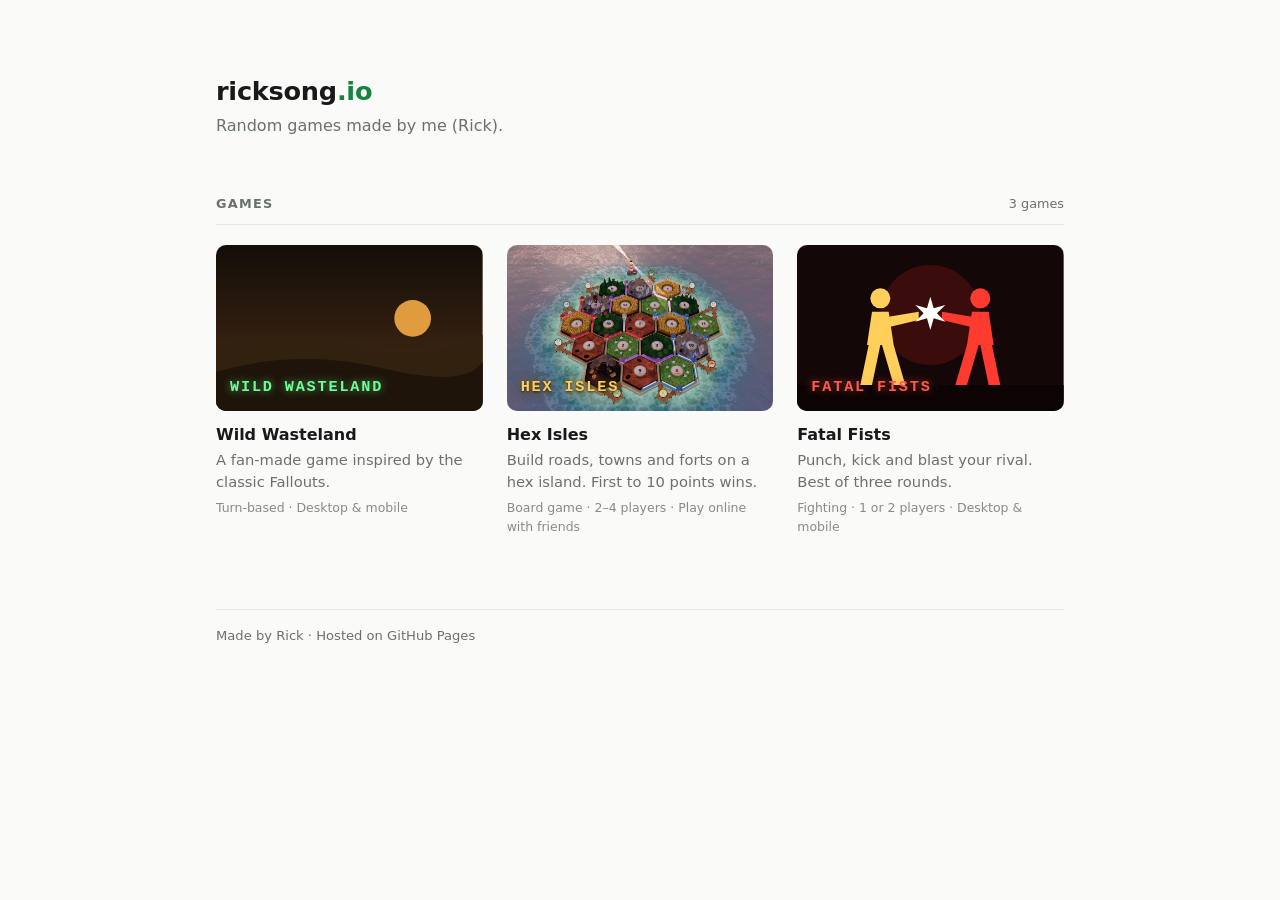
<file: index.html>
<!DOCTYPE html>
<html lang="en">
<head>
<meta charset="utf-8">
<title>Rick's games</title>
<meta http-equiv="refresh" content="0; url=/games/">
<link rel="canonical" href="https://xrolenks.github.io/games/">
<script>location.replace('/games/' + location.search + location.hash);</script>
</head>
<body>
<p>Taking you to <a href="/games/">the games</a>…</p>
</body>
</html>
</file>
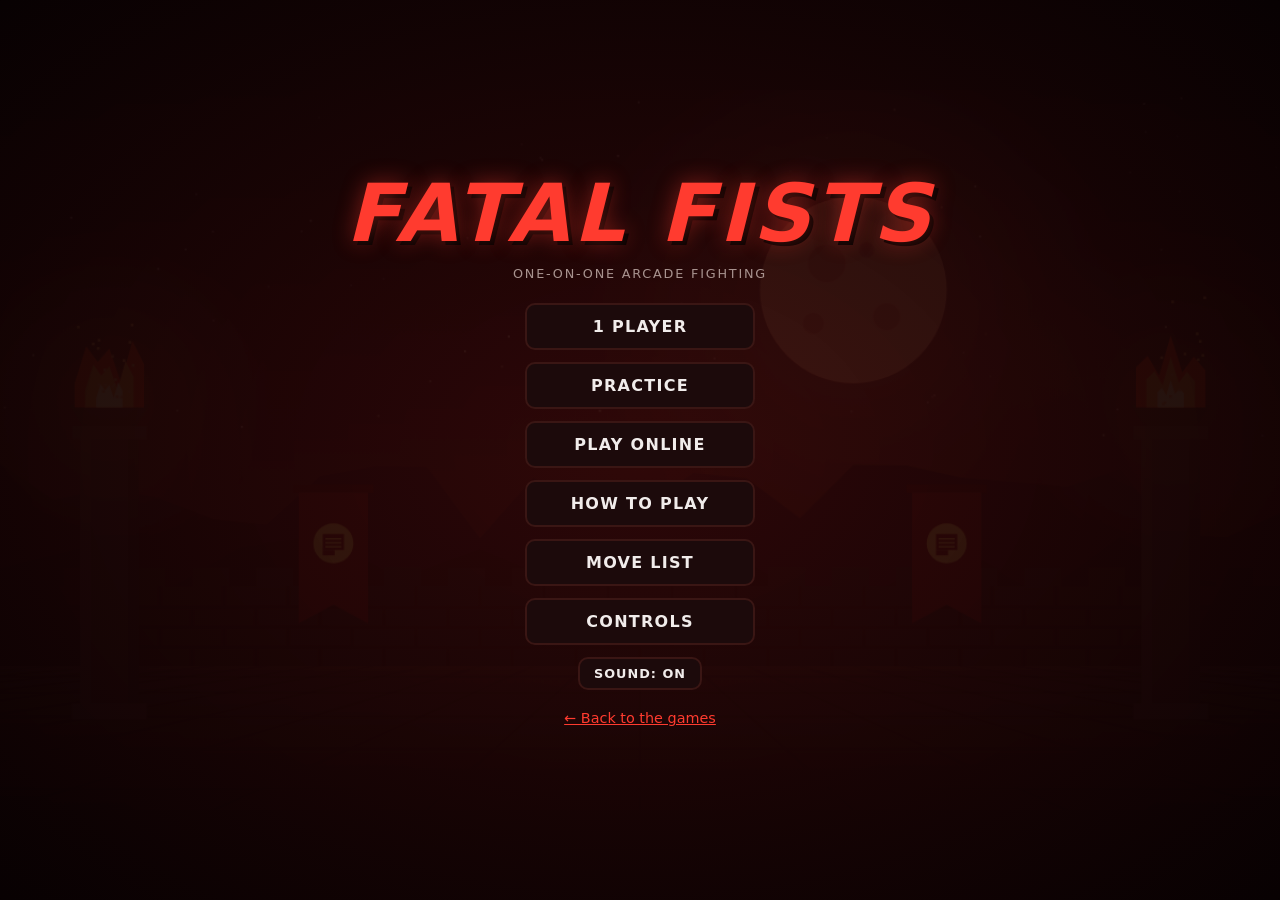
<file: fatalfists/index.html>
<!DOCTYPE html>
<html lang="en">
<head>
<meta charset="utf-8">
<meta name="viewport" content="width=device-width, initial-scale=1, viewport-fit=cover">
<title>Fatal Fists</title>
<meta name="description" content="A one-on-one arcade fighter. Fight the computer or a friend, best of three rounds.">
<link rel="stylesheet" href="css/style.css">
</head>
<body>
<div id="wrap">
  <div id="stage">
    <canvas id="cv"></canvas>
    <button id="pauseBtn" aria-label="Pause">❚❚</button>
    <!-- practice mode: dummy settings (js/practice.js) -->
    <div id="dummyPanel">
      <b>Dummy</b>
      <div class="drow"><span>Stance</span><button data-stance="stand">Standing</button><button data-stance="crouch">Crouching</button></div>
      <div class="drow"><span>Blocking</span><button data-block="0">Off</button><button data-block="1">On</button></div>
    </div>
  </div>
  <div id="touch">
    <div class="pad dpad">
      <button data-k="KeyW" data-a="up" class="u" aria-label="Jump">▲</button>
      <button data-k="KeyA" data-a="left" class="l" aria-label="Left">◀</button>
      <button data-k="KeyD" data-a="right" class="r" aria-label="Right">▶</button>
      <button data-k="KeyS" data-a="down" class="d" aria-label="Crouch">▼</button>
    </div>
    <div class="pad acts">
      <button data-k="KeyJ" data-a="punch">Punch</button>
      <button data-k="KeyK" data-a="kick">Kick</button>
      <button data-k="KeyL" data-a="block">Block</button>
    </div>
  </div>
</div>

<section class="screen on" id="s-title"><div class="box">
  <h1 class="logo">FATAL FISTS</h1>
  <p class="tag">One-on-one arcade fighting</p>
  <button class="btn" data-go="1p">1 Player</button>
  <!-- 2 Players hidden for now (Rick 2026-11-21); the mode still works: <button class="btn" data-go="2p">2 Players</button> -->
  <button class="btn" data-go="practice">Practice</button>
  <button class="btn" data-go="online">Play online</button>
  <button class="btn" data-go="help">How to play</button>
  <button class="btn" data-go="moves">Move list</button>
  <button class="btn" data-go="controls">Controls</button>
  <button class="btn small" id="muteBtn">Sound: on</button>
  <a class="back" href="/games/">&larr; Back to the games</a>
</div></section>

<section class="screen" id="s-level"><div class="box">
  <h2>How tough?</h2>
  <p class="hint">How good the computer fighter is.</p>
  <button class="btn" data-level="0">Easy</button>
  <button class="btn" data-level="1">Normal</button>
  <button class="btn" data-level="2">Hard</button>
  <button class="btn small" data-go="title">Back</button>
</div></section>

<section class="screen" id="s-select"><div class="box">
  <h2>Choose your fighter</h2>
  <p id="pickWho"></p>
  <div class="roster" id="roster"></div>
  <p class="hint" id="selHint"></p>
  <button class="btn small" data-go="back-select">Back</button>
</div></section>

<section class="screen" id="s-online"><div class="box">
  <h2>Play online</h2>
  <p class="hint">Fight a friend over the internet. One of you hosts and shares the room code, the other types it in to join.</p>
  <button class="btn" id="hostBtn">Host a fight</button>
  <p id="codeBox" hidden>Your room code<b id="roomCode"></b></p>
  <div class="joinrow">
    <input id="joinCode" maxlength="4" placeholder="CODE" autocomplete="off" autocapitalize="characters" spellcheck="false" aria-label="Room code">
    <button class="btn small" id="joinBtn">Join</button>
  </div>
  <p id="netMsg"></p>
  <button class="btn small" data-go="leave">Back</button>
</div></section>

<section class="screen" id="s-help"><div class="box">
  <!-- short tutorial (Rick 2026-11-21). <kbd data-key="0.x"> boxes show the player's own keys (showKeyLabels) -->
  <h2>How to play</h2>
  <p class="hint">Knock your rival's health to zero. Win two rounds to win the fight. Try each step on the dummy in <b>Practice</b>.</p>
  <div class="help tut">
    <div>
      <h3>1. Move and guard</h3>
      <p><kbd data-key="0.left">A</kbd> <kbd data-key="0.right">D</kbd> walk, <kbd data-key="0.up">W</kbd> jump, <kbd data-key="0.down">S</kbd> crouch. Tap a direction twice to dash.</p>
      <p>Hold <kbd data-key="0.block">L</kbd> to block. Standing blocks high attacks and overheads; crouching blocks lows.</p>
    </div>
    <div>
      <h3>2. Punch and kick</h3>
      <p><kbd data-key="0.punch">J</kbd> punch, <kbd data-key="0.kick">K</kbd> kick. Add <kbd data-key="0.down">S</kbd> for an uppercut or a leg sweep.</p>
      <p>Jump in with <kbd data-key="0.punch">J</kbd>: an overhead that hits even if they crouch.</p>
    </div>
    <div>
      <h3>3. Strings</h3>
      <p>Press buttons one after another while your hits land, e.g. Kade's <kbd data-key="0.punch">J</kbd> <kbd data-key="0.punch">J</kbd> <kbd data-key="0.punch">J</kbd>. A miss stops the string.</p>
      <p>A blocked last hit leaves you open, so don't throw it out carelessly.</p>
    </div>
    <div>
      <h3>4. Throws</h3>
      <p>Up close, press <kbd data-key="0.punch">J</kbd> + <kbd data-key="0.kick">K</kbd> together. It goes through blocks. Hold back to throw them behind you.</p>
      <p>Being grabbed? Press <kbd data-key="0.punch">J</kbd> + <kbd data-key="0.kick">K</kbd> fast to break free, or crouch to duck it.</p>
    </div>
    <div>
      <h3>5. Special moves</h3>
      <p><b>↓ → +</b> <kbd data-key="0.punch">J</kbd> throws your energy blast. Some fighters have more specials.</p>
      <p>Do the motion right after a punch lands to cancel straight into it, e.g. <kbd data-key="0.punch">J</kbd> <kbd data-key="0.punch">J</kbd> then <b>↓ →</b> + <kbd data-key="0.kick">K</kbd> for Kade's Fiery Rush.</p>
    </div>
    <div>
      <h3>6. Learn more</h3>
      <p>Every fighter's moves, strings and specials are in the <b>Move list</b>. Esc or P pauses; change keys in <b>Controls</b>.</p>
    </div>
  </div>
  <button class="btn small" data-go="title">Back</button>
</div></section>

<section class="screen light" id="s-pause"><div class="box">
  <h2>Paused</h2>
  <button class="btn" data-go="resume">Resume</button>
  <button class="btn" data-go="restart">Restart fight</button>  <button class="btn" data-go="moves">Move list</button>
  <button class="btn" data-go="controls">Controls</button>
  <button class="btn" data-go="title">Quit to menu</button>
</div></section>

<section class="screen" id="s-controls"><div class="box">
  <h2>Controls</h2>
  <p class="hint" id="bindHint">Click a key box, then press the key you want to use.</p>
  <div class="help" id="bindList"></div>
  <button class="btn small" id="resetKeys">Reset to normal keys</button>
  <button class="btn small" data-go="controls-back">Back</button>
</div></section>

<section class="screen" id="s-moves"><div class="box">
  <h2>Move list</h2>
  <div class="mtabs" id="mtabs"></div>
  <div class="mtabs small" id="mplayer"></div>
  <div class="help" id="movelist"></div>
  <p class="hint" id="movesKeyHint"></p>
  <button class="btn small" data-go="moves-back">Back</button>
</div></section>

<section class="screen light" id="s-end"><div class="box">
  <h2 id="endTitle"></h2>
  <p id="endSub"></p>
  <button class="btn" data-go="restart">Rematch</button>
  <button class="btn" data-go="select">New fighters</button>
  <button class="btn" data-go="title">Main menu</button>
</div></section>

<!-- The game code, in load order (see CLAUDE.md) -->
<script src="js/data.js"></script>
<script src="js/sound.js"></script>
<script src="js/input.js"></script>
<script src="js/fight.js"></script>
<script src="js/ai.js"></script>
<script src="js/update.js"></script>
<script src="js/draw.js"></script>
<script src="js/online.js"></script>
<script src="js/practice.js"></script>
<script src="js/menus.js"></script>
<script src="js/main.js"></script>
</body>
</html>
</file>
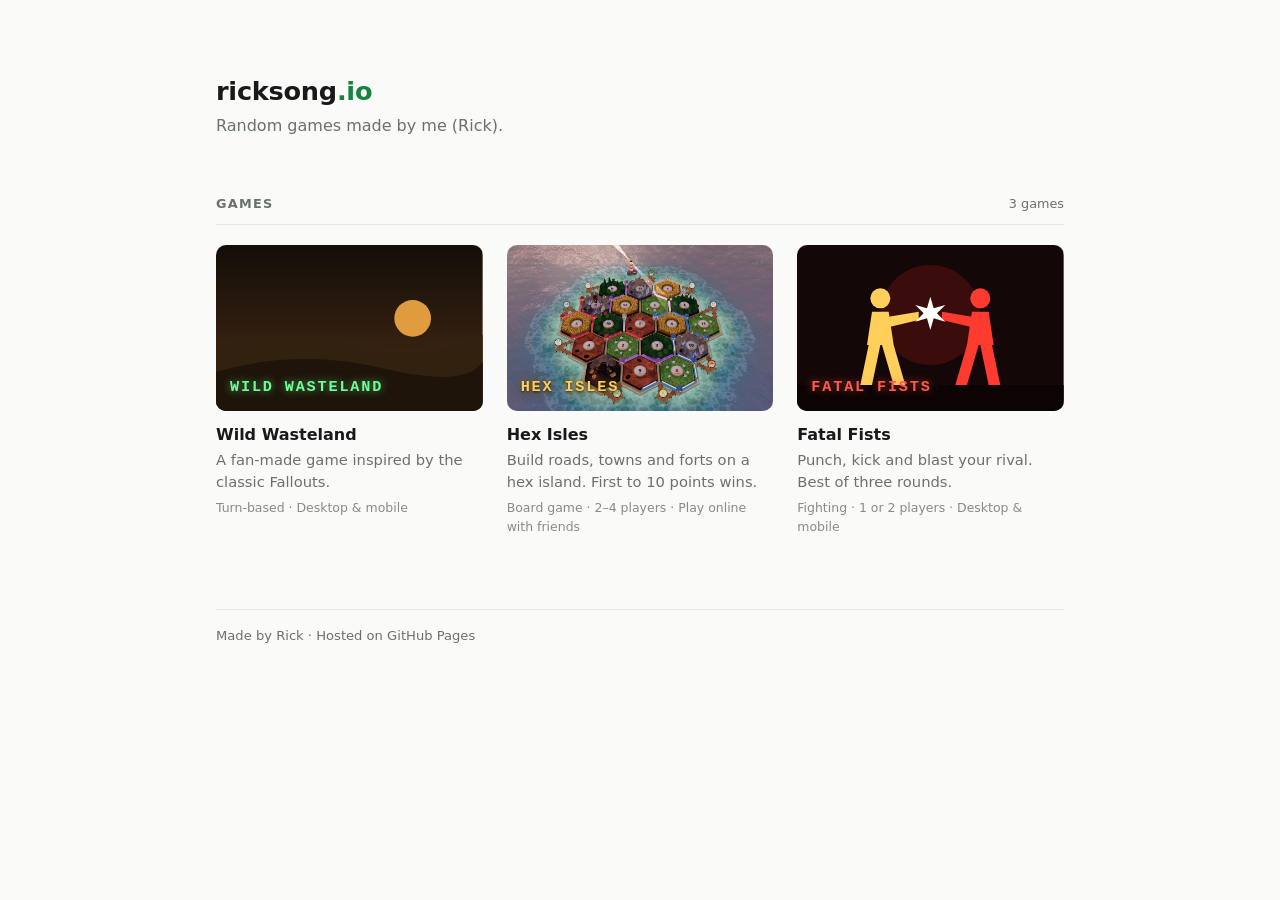
<file: games/index.html>
<!DOCTYPE html>
<html lang="en">
<head>
<meta charset="utf-8">
<meta name="viewport" content="width=device-width, initial-scale=1">
<title>ricksong.io</title>
<meta name="description" content="Random games made by Rick, playable in your browser.">
<style>
:root{
  color-scheme:dark;
  --bg:#0f1110;--ink:#ecefed;--dim:#8b938e;--line:#232725;--accent:#6dff95;
}
@media (prefers-color-scheme: light){
  :root{color-scheme:light;--bg:#fafaf8;--ink:#161a18;--dim:#6a726d;--line:#e4e6e3;--accent:#14843f}
}
*{box-sizing:border-box}
body{margin:0;background:var(--bg);color:var(--ink);font-family:system-ui,-apple-system,"Segoe UI",Roboto,sans-serif;line-height:1.5;-webkit-font-smoothing:antialiased}
main{max-width:880px;margin:0 auto;padding:72px 16px 48px}

header h1{font-size:1.6rem;font-weight:650;letter-spacing:-.01em;margin:0}
header h1 span{color:var(--accent)}
header p{color:var(--dim);margin:4px 0 0}

.section{display:flex;align-items:baseline;justify-content:space-between;margin:56px 0 20px;padding-bottom:10px;border-bottom:1px solid var(--line)}
.section h2{font-size:.8rem;font-weight:600;text-transform:uppercase;letter-spacing:.1em;color:var(--dim);margin:0}
.section small{color:var(--dim);font-size:.8rem}

.grid{display:grid;grid-template-columns:repeat(auto-fill,minmax(240px,1fr));gap:32px 24px}
.card{display:block;color:inherit;text-decoration:none}
.card:focus-visible{outline:2px solid var(--accent);outline-offset:6px;border-radius:12px}
.thumb{position:relative;aspect-ratio:16/10;border-radius:10px;overflow:hidden;box-shadow:inset 0 0 0 1px rgba(255,255,255,.06)}
.thumb svg,.thumb img{display:block;width:100%;height:100%;object-fit:cover;transition:transform .3s ease}
.card:hover .thumb svg,.card:hover .thumb img{transform:scale(1.04)}
.thumb img+.label{text-shadow:0 0 8px rgba(255,207,90,.6),0 1px 3px #000,0 0 12px #000}
.thumb .label{position:absolute;left:14px;bottom:12px;font-family:"Courier New",Courier,monospace;font-weight:bold;font-size:.95rem;letter-spacing:.12em;color:#6dff95;text-shadow:0 0 8px rgba(109,255,149,.6)}
.card h3{font-size:1rem;font-weight:600;margin:12px 0 2px;transition:color .15s}
.card:hover h3{color:var(--accent)}
.card p{margin:0;color:var(--dim);font-size:.92rem}
.card .meta{margin-top:6px;font-size:.78rem;color:var(--dim);opacity:.8}

footer{margin-top:72px;padding-top:16px;border-top:1px solid var(--line);color:var(--dim);font-size:.82rem}
</style>
</head>
<body>
<main>
  <header>
    <h1>ricksong<span>.io</span></h1>
    <p>Random games made by me (Rick).</p>
  </header>

  <div class="section"><h2>Games</h2><small>3 games</small></div>
  <div class="grid">
    <a class="card" href="wasteland/">
      <div class="thumb" aria-hidden="true">
        <svg viewBox="0 0 160 100" preserveAspectRatio="xMidYMid slice">
          <defs><linearGradient id="sky" x1="0" y1="0" x2="0" y2="1"><stop offset="0" stop-color="#140d08"/><stop offset="1" stop-color="#4a2e15"/></linearGradient></defs>
          <rect width="160" height="100" fill="url(#sky)"/>
          <circle cx="118" cy="44" r="11" fill="#ffb347" opacity=".85"/>
          <path d="M0 62 Q40 48 80 60 T160 54 V100 H0Z" fill="#33210f"/>
          <path d="M0 76 Q50 62 100 74 T160 70 V100 H0Z" fill="#1e140a"/>
        </svg>
        <span class="label">WILD WASTELAND</span>
      </div>
      <h3>Wild Wasteland</h3>
      <p>A fan-made game inspired by the classic Fallouts.</p>
      <div class="meta">Turn-based · Desktop &amp; mobile</div>
    </a>
    <a class="card" href="hexisles/">
      <div class="thumb" aria-hidden="true">
        <img src="hexisles/thumb.jpg" alt="" width="960" height="600" loading="lazy">
        <span class="label" style="color:#ffcf5a">HEX ISLES</span>
      </div>
      <h3>Hex Isles</h3>
      <p>Build roads, towns and forts on a hex island. First to 10 points wins.</p>
      <div class="meta">Board game · 2–4 players · Play online with friends</div>
    </a>
    <a class="card" href="fatalfists/">
      <div class="thumb" aria-hidden="true">
        <svg viewBox="0 0 160 100" preserveAspectRatio="xMidYMid slice">
          <rect width="160" height="100" fill="#140708"/>
          <circle cx="80" cy="42" r="30" fill="#3a0d0c"/>
          <rect y="84" width="160" height="16" fill="#0c0404"/>
          <g fill="#ffcf5a">
            <circle cx="50" cy="32" r="6"/>
            <path d="M45 40h10l3 20h-16z"/>
            <path d="M55 43l18 -3v5l-17 4z"/>
            <path d="M43 60h7l-5 24h-7z"/>
            <path d="M51 60h7l7 24h-7z"/>
          </g>
          <g fill="#ff3b2f">
            <circle cx="110" cy="32" r="6"/>
            <path d="M105 40h10l3 20h-16z"/>
            <path d="M105 43l-18 -3v5l17 4z"/>
            <path d="M110 60h7l5 24h-7z"/>
            <path d="M102 60h7l-7 24h-7z"/>
          </g>
          <path d="M80 31l2 7 7 -2 -5 5 5 5 -7 -2 -2 7 -2 -7 -7 2 5 -5 -5 -5 7 2z" fill="#fff"/>
        </svg>
        <span class="label" style="color:#ff5a4d;text-shadow:0 0 8px rgba(255,90,77,.6)">FATAL FISTS</span>
      </div>
      <h3>Fatal Fists</h3>
      <p>Punch, kick and blast your rival. Best of three rounds.</p>
      <div class="meta">Fighting · 1 or 2 players · Desktop &amp; mobile</div>
    </a>
    <!-- To add a game: copy the <a class="card"> block above, change the link, text and thumbnail,
         and update the game count next to "Games". -->
  </div>

  <footer>Made by Rick · Hosted on GitHub Pages</footer>
</main>
</body>
</html>
</file>
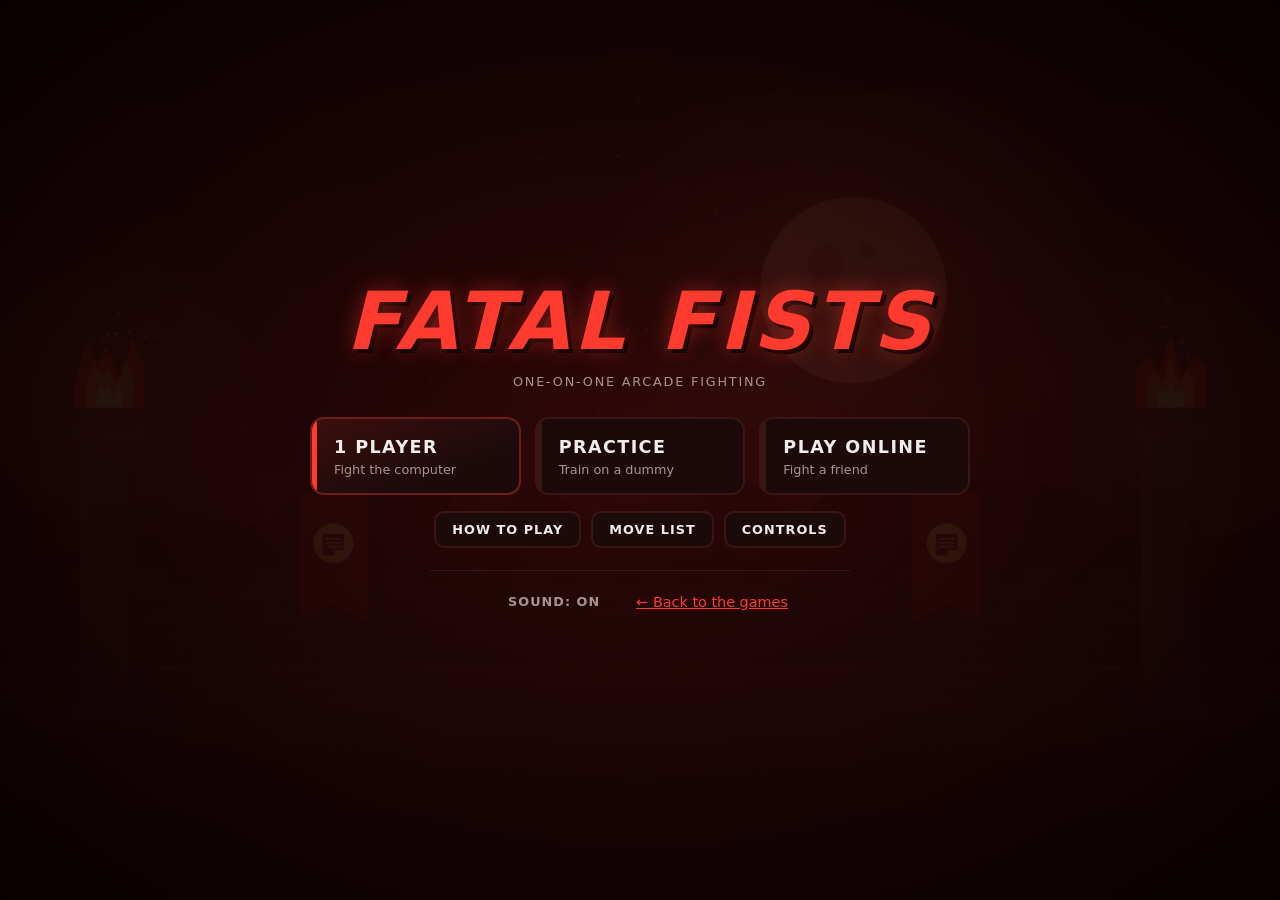
<file: games/fatalfists/index.html>
<!DOCTYPE html>
<html lang="en">
<head>
<meta charset="utf-8">
<meta name="viewport" content="width=device-width, initial-scale=1, viewport-fit=cover">
<title>Fatal Fists</title>
<meta name="description" content="A one-on-one arcade fighter. Fight the computer or a friend, best of three rounds.">
<link rel="stylesheet" href="css/style.css">
</head>
<body>
<div id="wrap">
  <div id="stage">
    <canvas id="cv"></canvas>
    <button id="pauseBtn" aria-label="Pause">❚❚</button>
    <!-- practice mode: dummy settings (js/practice.js) -->
    <div id="dummyPanel">
      <b>Dummy</b>
      <div class="drow"><span>Stance</span><button data-stance="stand">Standing</button><button data-stance="crouch">Crouching</button></div>
      <div class="drow"><span>Blocking</span><button data-block="0">Off</button><button data-block="1">On</button><button data-block="auto">Auto</button></div>
      <div class="drow"><button data-go="combos" class="combosBtn">Combos ▸</button></div>
    </div>
    <!-- practice: the combo being demonstrated / tried, filled in by js/combos.js -->
    <div id="comboPanel"></div>
    <!-- tutorial ("How to play"): the current step and its tasks, filled in by js/tutorial.js -->
    <div id="tutPanel"></div>
  </div>
  <div id="touch">
    <div class="pad dpad">
      <button data-k="KeyW" data-a="up" class="u" aria-label="Jump">▲</button>
      <button data-k="KeyA" data-a="left" class="l" aria-label="Left">◀</button>
      <button data-k="KeyD" data-a="right" class="r" aria-label="Right">▶</button>
      <button data-k="KeyS" data-a="down" class="d" aria-label="Crouch">▼</button>
    </div>
    <div class="pad acts">
      <button data-k="KeyJ" data-a="punch">Punch</button>
      <button data-k="KeyK" data-a="kick">Kick</button>
      <button data-k="KeyL" data-a="block">Block</button>
    </div>
  </div>
</div>

<section class="screen on" id="s-title"><div class="box">
  <!-- laid out in groups (Rick 2026-11-23: "not everything in one column, cleaner"): modes as cards, then learning
       links in a row, then a quiet footer -->
  <h1 class="logo">FATAL FISTS</h1>
  <p class="tag">One-on-one arcade fighting</p>
  <div class="modes">
    <button class="mode main" data-go="1p"><b>1 Player</b><small>Fight the computer</small></button>
    <!-- 2 Players hidden for now (Rick 2026-11-21); the mode still works: <button class="mode" data-go="2p"><b>2 Players</b><small>Same keyboard</small></button> -->
    <button class="mode" data-go="practice"><b>Practice</b><small>Train on a dummy</small></button>
    <button class="mode" data-go="online"><b>Play online</b><small>Fight a friend</small></button>
  </div>
  <div class="links">
    <button class="btn small" data-go="help">How to play</button>
    <button class="btn small" data-go="moves">Move list</button>
    <button class="btn small" data-go="controls">Controls</button>
  </div>
  <div class="foot">
    <button class="btn small ghost" id="muteBtn">Sound: on</button>
    <a class="back" href="/games/">&larr; Back to the games</a>
  </div>
</div></section>

<section class="screen" id="s-level"><div class="box">
  <h2>How tough?</h2>
  <p class="hint">How good the computer fighter is.</p>
  <div class="modes">
    <button class="mode" data-level="0"><b>Easy</b><small>Learning the moves</small></button>
    <button class="mode" data-level="1"><b>Normal</b><small>A fair fight</small></button>
    <button class="mode" data-level="2"><b>Hard</b><small>Blocks and punishes</small></button>
  </div>
  <button class="btn small" data-go="title">Back</button>
</div></section>

<section class="screen" id="s-select"><div class="box">
  <h2>Choose your fighter</h2>
  <p id="pickWho"></p>
  <div class="roster" id="roster"></div>
  <p class="hint" id="selHint"></p>
  <button class="btn small" data-go="back-select">Back</button>
</div></section>

<section class="screen" id="s-online"><div class="box">
  <h2>Play online</h2>
  <p class="hint">Fight a friend over the internet. One of you hosts and shares the room code, the other types it in to join.</p>
  <button class="btn" id="hostBtn">Host a fight</button>
  <p id="codeBox" hidden>Your room code<b id="roomCode"></b></p>
  <div class="joinrow">
    <input id="joinCode" maxlength="4" placeholder="CODE" autocomplete="off" autocapitalize="characters" spellcheck="false" aria-label="Room code">
    <button class="btn small" id="joinBtn">Join</button>
  </div>
  <p id="netMsg"></p>
  <button class="btn small" data-go="leave">Back</button>
</div></section>

<section class="screen light" id="s-pause"><div class="box">
  <h2>Paused</h2>
  <button class="btn" data-go="resume">Resume</button>
  <div class="links">
    <button class="btn small" data-go="restart">Restart fight</button>
    <button class="btn small" data-go="moves">Move list</button>
    <button class="btn small" data-go="combos" id="pauseCombos" hidden>Combos</button>
    <button class="btn small" data-go="controls">Controls</button>
  </div>
  <button class="btn small ghost" data-go="title">Quit to menu</button>
</div></section>

<section class="screen" id="s-controls"><div class="box">
  <h2>Controls</h2>
  <p class="hint" id="bindHint">Click a key box, then press the key you want to use.</p>
  <div class="help" id="bindList"></div>
  <button class="btn small" id="resetKeys">Reset to normal keys</button>
  <button class="btn small" data-go="controls-back">Back</button>
</div></section>

<section class="screen" id="s-moves"><div class="box">
  <!-- Back at the top too (Rick 2026-11-22), so you don't have to scroll down to leave -->
  <div class="mhead"><button class="btn small" data-go="moves-back">← Back</button><h2>Move list</h2></div>
  <div class="mtabs" id="mtabs"></div>
  <div class="mtabs small" id="mplayer"></div>
  <div class="help" id="movelist"></div>
  <p class="hint" id="movesKeyHint"></p>
  <button class="btn small" data-go="moves-back">Back</button>
</div></section>

<!-- practice only: combos for your fighter, each with a demonstration (js/combos.js) -->
<section class="screen" id="s-combos"><div class="box">
  <div class="mhead"><button class="btn small" data-go="combos-back">← Back</button><h2 id="combosTitle">Combos</h2></div>
  <p class="hint">Press <b>Watch</b> and the game does the combo on the dummy for you. Then try it yourself.</p>
  <div id="combolist"></div>
</div></section>

<section class="screen light" id="s-end"><div class="box">
  <h2 id="endTitle"></h2>
  <p id="endSub"></p>
  <button class="btn" data-go="restart">Rematch</button>
  <button class="btn" data-go="select">New fighters</button>
  <button class="btn" data-go="title">Main menu</button>
</div></section>

<!-- The game code, in load order (see CLAUDE.md) -->
<script src="js/data.js"></script>
<script src="js/sound.js"></script>
<script src="js/input.js"></script>
<script src="js/fight.js"></script>
<script src="js/ai.js"></script>
<script src="js/update.js"></script>
<script src="js/draw.js"></script>
<script src="js/online.js"></script>
<script src="js/practice.js"></script>
<script src="js/combos.js"></script>
<script src="js/tutorial.js"></script>
<script src="js/menus.js"></script>
<script src="js/main.js"></script>
</body>
</html>
</file>
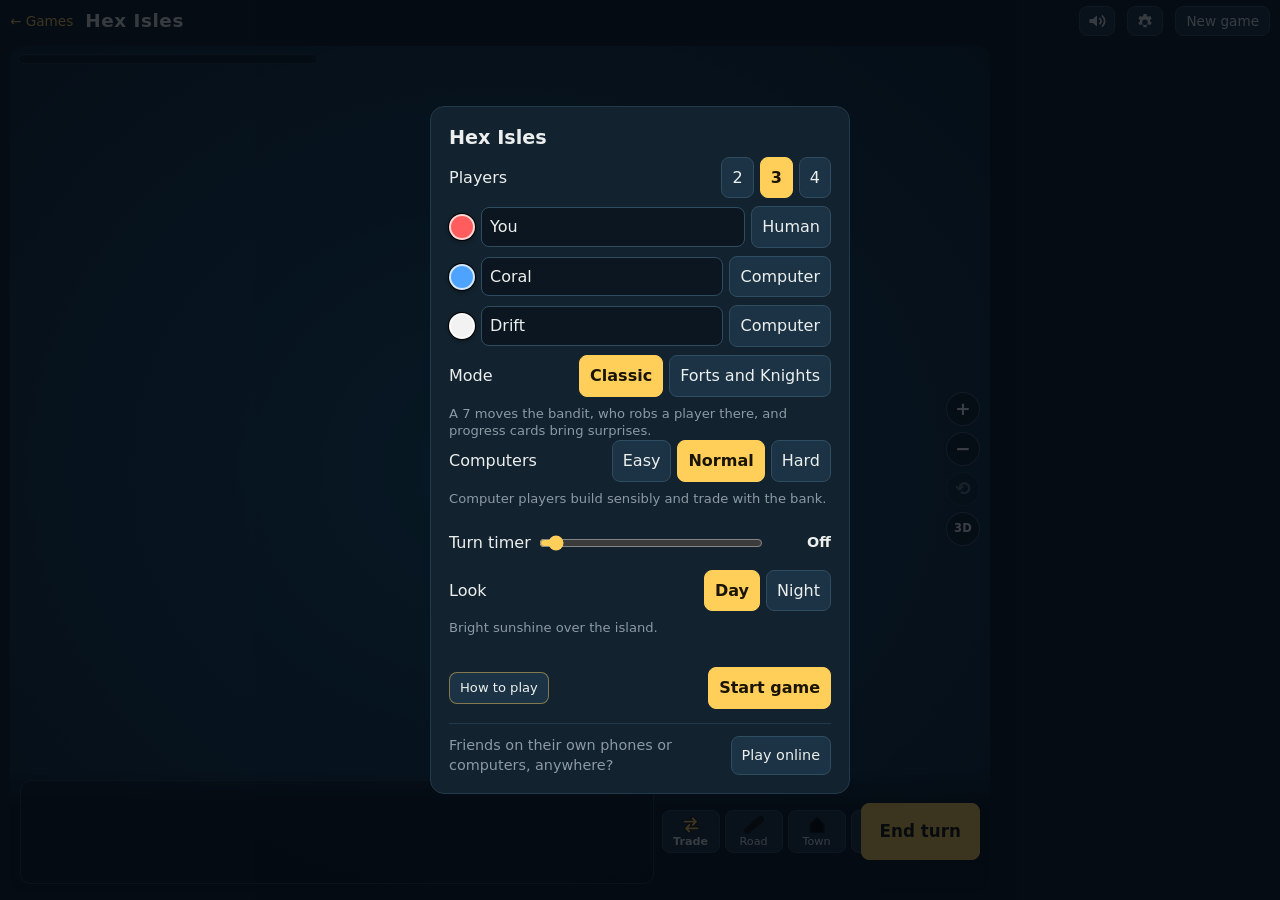
<file: games/hexisles/index.html>
<!DOCTYPE html>
<html lang="en">
<head>
<meta charset="utf-8">
<meta name="viewport" content="width=device-width, initial-scale=1">
<title>Hex Isles</title>
<meta name="description" content="Build roads, towns and forts on a hex island and race to 10 points.">
<!-- Three.js (the 3D board) is only fetched when the 3D view starts; this map tells the browser where it lives -->
<script type="importmap">{"imports":{"three":"https://cdn.jsdelivr.net/npm/three@0.160.0/build/three.module.js","three/addons/":"https://cdn.jsdelivr.net/npm/three@0.160.0/examples/jsm/"}}</script>
<link rel="stylesheet" href="css/style.css">
</head>
<body>
<!-- Loading screen (2026-11-20, Rick's request): covers the page while the 3D island gets ready; main.js hides it -->
<div id="loading">
  <svg class="lhex" viewBox="-50 -50 100 100" aria-hidden="true"><polygon points="0,-42 36.4,-21 36.4,21 0,42 -36.4,21 -36.4,-21"/></svg>
  <div class="ltitle">Hex Isles</div>
  <div class="lnote">Loading the island…</div>
</div>
<div id="app">
  <header>
    <a href="/games/">&larr; Games</a>
    <h1>Hex Isles</h1>
    <span id="netinfo" hidden></span>
    <span id="snd"><button id="sndbtn" title="Sound volume" aria-label="Sound volume" aria-expanded="false"></button>
      <span id="sndpop" hidden><label for="sndvol">Sound</label><input type="range" id="sndvol" min="0" max="100" step="5"><span id="sndpct"></span></span></span>
    <span id="sets"><button id="setbtn" title="Settings" aria-label="Settings" aria-expanded="false"><svg viewBox="0 0 24 24" aria-hidden="true"><path fill="currentColor" fill-rule="evenodd" d="M10.3 2h3.4l.5 2.6 1.6.9 2.5-.9 1.7 2.9-2 1.7v1.6l2 1.7-1.7 2.9-2.5-.9-1.6.9-.5 2.6h-3.4l-.5-2.6-1.6-.9-2.5.9-1.7-2.9 2-1.7V9.2l-2-1.7 1.7-2.9 2.5.9 1.6-.9zM12 8.6a3.4 3.4 0 1 0 0 6.8 3.4 3.4 0 0 0 0-6.8z" transform="translate(0 1.5)"/></svg></button>
      <span id="setpop" hidden><b>Settings</b><label><input type="checkbox" id="set-turn"> Show "Your turn" when your turn starts</label><span id="set-gfx" role="group" aria-label="Graphics"><span>Graphics</span><button data-g="fast">Fast</button><button data-g="fancy">Fancy</button></span><small id="set-gfxhint"></small><small id="set-chip"></small><details id="set-gpu"><summary>Have a gaming graphics card?</summary><p>Many laptops have two graphics chips: a weak one built in and a strong gaming card (such as NVIDIA GeForce or AMD Radeon RX). Hex Isles runs much more smoothly on the strong one. On Windows:</p><ol><li>Open <b>Settings → System → Display → Graphics</b>.</li><li>Find your browser in the list (or add it with <b>Add desktop app</b>).</li><li>Choose <b>Options</b> (or GPU preference) → <b>High performance</b> → <b>Save</b>.</li><li>Close every browser window, then open it again.</li></ol><p>On a Mac the browser switches by itself. Phones and tablets have just one chip.</p></details></span></span>
    <button id="newbtn">New game</button>
  </header>
  <div id="players"></div>
  <div id="boardwrap">
    <div id="view"><div id="zoom"><svg id="board" viewBox="-312 -280 624 540" role="img" aria-label="The island board"></svg><svg id="ships" viewBox="-312 -280 624 540" aria-hidden="true"></svg></div><div id="roll" aria-hidden="true"></div>
      <div id="zbtns"><button id="z-in" title="Zoom in (or scroll up on the map)">+</button><button id="z-out" title="Zoom out (or scroll down on the map)">&minus;</button><button id="z-reset" title="Back to the whole island">&#10226;</button><button id="z-3d" title="Switch between the 3D island and the flat map">3D</button></div></div>
    <div id="log" title="Click to open or close the log"></div>
    <div id="raidpath" hidden></div>
    <button id="undo" hidden title="Take back your last build (Ctrl+Z)"></button>
    <!-- the trade offer on the table, top right of the map: what's offered and each player's answer -->
    <div id="offers" hidden></div>
    <!-- How to play: the tutorial's coach box (js/tutorial.js) -->
    <div id="coach" hidden><div class="ch-top"><b id="ch-title"></b><span id="ch-step"></span></div><p id="ch-text"></p><div class="row end"><button id="ch-skip">Skip tutorial</button><button id="ch-next" class="big">Next</button></div></div>
    <!-- the bar along the bottom of the play window: hand | trade and build buttons | dice | End turn -->
    <div id="bar">
      <!-- the hand: resource cards (#hand), then progress cards as their own section (#mycards, Rick's request 2026-11-19) -->
      <div id="handbox"><div id="hand"></div><div id="mycards" hidden></div></div>
      <div id="actions">
        <button id="b-trade">Trade</button>
        <!-- build buttons: the .bw wrapper carries the hover pop-up (a disabled button gets no mouse events) -->
        <span class="bw" data-cost="road"><button id="b-road"></button></span>
        <span class="bw" data-cost="town"><button id="b-town"></button></span>
        <span class="bw" data-cost="fort"><button id="b-fort"></button></span>
        <span class="bw" data-cost="card" hidden><button id="b-buy"></button></span>
        <span class="bw" data-cost="wall" hidden><button id="b-wall"></button></span>
        <!-- Forts and Knights: one Guards button opens #gmenu (hire / train / put on duty / chase the bandit) -->
        <span class="bw" hidden><button id="b-guards" aria-haspopup="true"></button></span>
        <!-- Forts and Knights: the Improve button opens #imenu (Science / Trade / Politics tracks) -->
        <span class="bw" hidden><button id="b-imp" aria-haspopup="true"></button></span>
      </div>
      <div id="barend">
        <div id="clock" hidden></div>
        <button id="dice" aria-label="Roll the dice"></button>
        <button id="b-end" class="big">End turn</button>
      </div>
    </div>
  </div>
  <div id="side">
    <div id="tip" hidden></div>
    <div id="gmenu" class="popmenu" hidden></div>
    <div id="imenu" class="popmenu" hidden></div>
  </div>
</div>

<div id="m-setup" class="modal" hidden>
  <div class="box">
    <h2>Hex Isles</h2>
    <div class="row" id="s-count"></div>
    <div id="s-rows"></div>
    <div class="row modepick" id="s-mode"></div>
    <p class="modehint"></p>
    <div class="row modepick" id="s-level"></div>
    <p class="modehint"></p>
    <div class="row modepick timepick" id="s-timer"></div>
    <div class="row modepick" id="s-pack"></div>
    <p class="modehint"></p>
    <div class="row end"><button id="s-tut" class="tutbtn" title="New to Hex Isles? Learn by playing a short guided game">How to play</button><button id="s-cancel">Cancel</button><button id="s-go" class="big">Start game</button></div>
    <div class="row wifi"><span style="flex:1">Friends on their own phones or computers, anywhere?</span><button id="s-net">Play online</button></div>
  </div>
</div>

<div id="m-net" class="modal" hidden>
  <div class="box">
    <h2>Play online</h2>
    <p>One player hosts and gets a room code. Everyone else joins with that code, from anywhere with internet.</p>
    <div class="row"><input id="n-name" maxlength="12" placeholder="Your name" aria-label="Your name"></div>
    <div class="row"><button id="n-host" class="big" style="flex:1">Host a new game</button></div>
    <div class="row"><input id="n-code" maxlength="4" placeholder="Room code" aria-label="Room code" autocapitalize="characters" autocomplete="off" style="text-transform:uppercase;letter-spacing:.2em"><button id="n-join">Join</button></div>
    <p id="n-msg" style="color:var(--accent);min-height:1.3em;margin:0"></p>
    <div class="row end"><button id="n-back">Back</button></div>
  </div>
</div>

<div id="m-lobby" class="modal" hidden>
  <div class="box">
    <h2>Online game</h2>
    <div id="l-codebox"><p style="margin:0">Room code</p><div id="l-code"></div><p>The others open Hex Isles, tap <b>Play online</b> and type this code.</p></div>
    <p id="l-msg" style="color:var(--accent)"></p>
    <div id="l-names"></div>
    <div class="row" id="l-bots"></div>
    <div class="row modepick" id="l-mode"></div>
    <p class="modehint"></p>
    <div class="row modepick" id="l-level"></div>
    <p class="modehint"></p>
    <div class="row modepick timepick" id="l-timer"></div>
    <div class="row modepick" id="l-pack"></div>
    <p class="modehint"></p>
    <div class="row end"><button id="l-leave">Leave</button><button id="l-cancel">Back to game</button><button id="l-rejoin" class="big">Rejoin</button><button id="l-start" class="big">Start game</button></div>
  </div>
</div>

<div id="m-pick" class="modal" hidden>
  <div class="box">
    <h2 id="p-title"></h2>
    <p id="p-text"></p>
    <div class="pick" id="p-res"></div>
    <div class="row end"><button id="p-cancel">Cancel</button></div>
  </div>
</div>

<!-- a general "choose one" window: playing a Forts and Knights progress card (a player, goods, dice numbers) or picking a track -->
<div id="m-choose" class="modal" hidden>
  <div class="box">
    <h2 id="c-title"></h2>
    <p id="c-text"></p>
    <div class="pick" id="c-opts"></div>
    <div class="row end"><button id="c-cancel">Cancel</button></div>
  </div>
</div>

<div id="m-rob" class="modal" hidden>
  <div class="box">
    <h2 id="r-title"></h2>
    <p id="r-text"></p>
    <div class="pick" id="r-opts"></div>
  </div>
</div>

<div id="m-disc" class="modal" hidden>
  <div class="box">
    <h2 id="d-title"></h2>
    <p id="d-text"></p>
    <div class="pick" id="d-res"></div>
    <div class="row end"><button id="d-reset">Start over</button><button id="d-ok" class="big">Discard</button></div>
  </div>
</div>

<div id="m-trade" class="modal" hidden>
  <div class="box">
    <h2>Trade boat</h2>
    <p>The bank takes 4 of one resource for 1 of another. A town or fort on a port gets a better rate: 3 for 1, or 2 for 1 for that port's resource.</p>
    <p style="margin-bottom:4px">You give:</p>
    <div class="pick" id="t-give"></div>
    <p style="margin-bottom:4px">You get 1:</p>
    <div class="pick" id="t-get"></div>
    <h2 style="font-size:1rem;margin-top:6px;padding-top:12px;border-top:1px solid var(--line)">Offer to the other players</h2>
    <p style="margin-bottom:4px">You give (tap to add):</p>
    <div class="pick" id="o-give"></div>
    <p style="margin-bottom:4px">You want (tap to add):</p>
    <div class="pick" id="o-want"></div>
    <div class="row end"><button id="t-close">Close</button><button id="o-clear">Clear offer</button><button id="o-send" class="big">Make offer</button></div>
  </div>
</div>

<div id="m-win" class="modal" hidden>
  <div class="box">
    <h2 id="w-title"></h2>
    <p id="w-text"></p>
    <div id="w-stats"></div>
    <div class="row end"><button id="w-look">Look at the board</button><button id="w-new" class="big">New game</button></div>
  </div>
</div>

<!-- the game code, one file per job; the order matters (each file uses what the ones before it made) -->
<script src="js/rules.js"></script>
<script src="js/bots.js"></script>
<script src="js/draw2d.js"></script>
<script src="js/dice.js"></script>
<script src="js/ui.js"></script>
<script src="js/online.js"></script>
<script src="js/zoom.js"></script>
<script src="js/board3d.js"></script>
<script src="js/sound.js"></script>
<script src="js/settings.js"></script>
<script src="js/packs.js"></script>
<script src="js/timer.js"></script>
<script src="js/stats.js"></script>
<script src="js/tutorial.js"></script>
<script src="js/flair.js"></script>
<script src="js/main.js"></script>
</body>
</html>
</file>
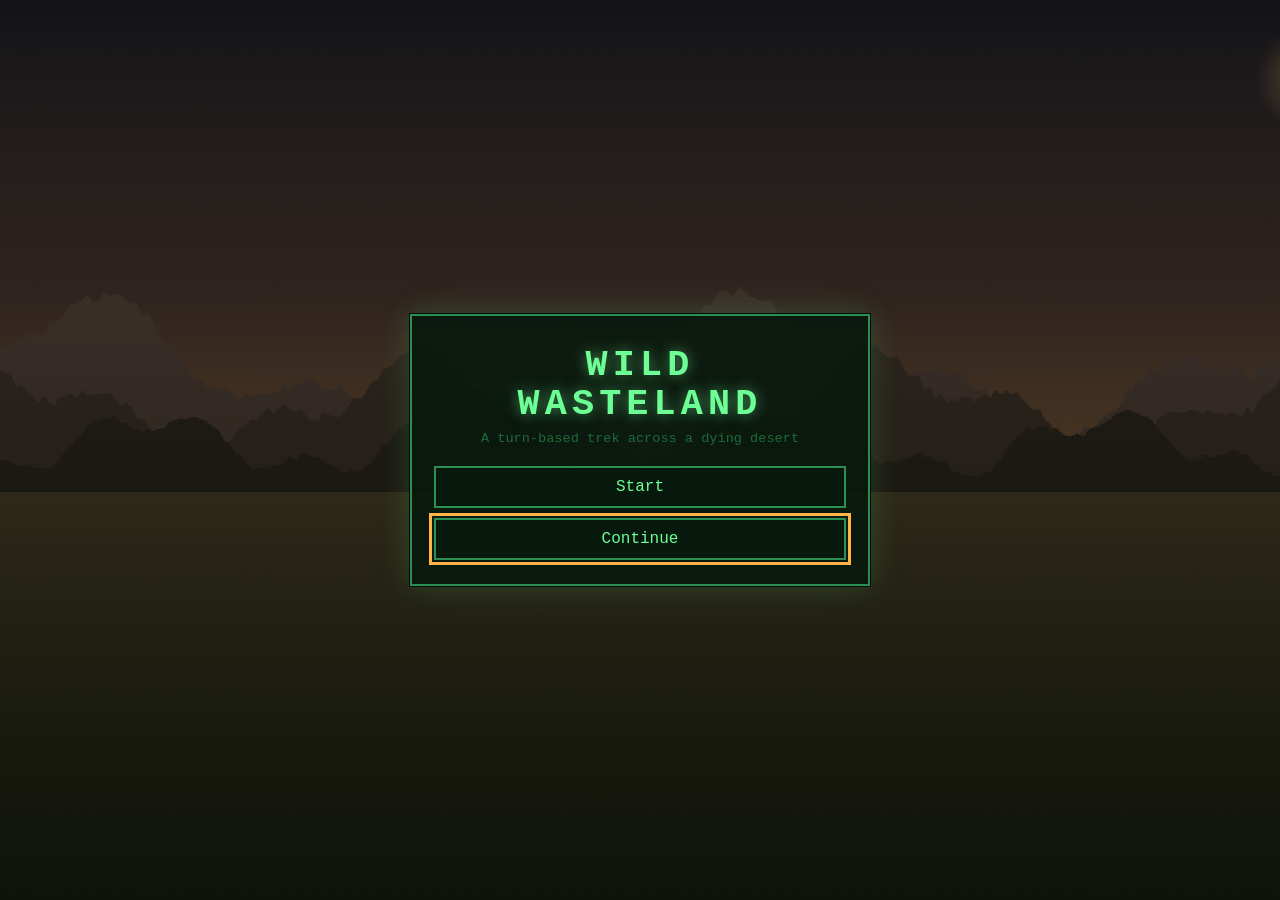
<file: games/wasteland/index.html>
<!DOCTYPE html>
<html lang="en">
<head>
<meta charset="utf-8">
<meta name="viewport" content="width=device-width, initial-scale=1, viewport-fit=cover">
<title>Wild Wasteland</title>
<link rel="stylesheet" href="css/style.css">
</head>
<body>
<div id="app">
<h1>WILD WASTELAND <span id="locn"></span><span id="cmb"></span><span id="clk"></span></h1>
<div id="wmap" class="modal" role="dialog" aria-modal="true" aria-labelledby="wm-title" hidden>
<div class="box wmbox">
<h2 id="wm-title">THE WASTELAND</h2>
<canvas id="wmcv" width="480" height="300" aria-label="World map. Pick a location, then travel."></canvas>
<div id="wminfo" aria-live="polite"></div>
<button id="wmgo" class="go" type="button">Travel</button>
<div id="wmsecs"></div>
</div>
</div>
<canvas id="grid" width="504" height="290" aria-label="Isometric wasteland map"></canvas>
<div id="foe" hidden></div>
<div id="skdx" role="dialog" aria-labelledby="sdx-title" hidden>
<div class="sdx"><div id="sdx-title" class="sdxt">SKILLDEX</div><div id="sdxlist"></div><button id="sdxcancel" class="sdxc" type="button"><i></i>CANCEL</button></div></div>
<div class="ctl tctl"><button id="treload" type="button">Reload</button><button id="tpick" type="button">Pick up</button><button id="tmap" type="button">Map</button><button id="tzout" class="zm" type="button" aria-label="Zoom out">&minus;</button><button id="tzin" class="zm" type="button" aria-label="Zoom in">+</button></div>
<!-- the control bar under the view (like the classic games): message log | weapons | HP/AP/LV | buttons -->
<div id="dash">
<div id="log" aria-live="polite"></div>
<div id="wbox"><div id="wcol"><div id="wtop"><div id="apbar" aria-label="Action points"></div><button id="invbtn" type="button" aria-label="Inventory" title="Inventory (I)">INV</button></div><div id="slots"></div></div></div>
<div id="hud" aria-label="Health and level"></div>
<div class="ctl dctl"><button id="end" type="button">End turn</button><button id="fight" type="button" aria-pressed="false">Combat</button><button id="waitbtn" type="button" aria-haspopup="dialog" title="Wait (T)">Wait</button><button id="skillbtn" type="button" aria-pressed="false">Skills</button><button id="charbtn" type="button">Character</button><button id="menubtn" type="button" aria-haspopup="dialog">Menu</button></div>
</div>
<div id="waitw" class="modal" role="dialog" aria-modal="true" aria-labelledby="wait-title" hidden>
<div class="box pbox">
<h2 id="wait-title">WAIT</h2>
<p id="waitnow" class="waitnow"></p>
<div id="waitopts" class="pmenu waitg">
<button class="go" type="button" data-w="60">1 hour</button>
<button class="go" type="button" data-w="120">2 hours</button>
<button class="go" type="button" data-w="240">4 hours</button>
<button class="go" type="button" data-w="480">8 hours</button>
<button class="go" type="button" data-w="dawn">Until morning</button>
<button class="go" type="button" data-w="dusk">Until evening</button>
</div>
<div class="pmenu"><button id="waitclose" class="go" type="button">Cancel</button></div>
<p class="only-mouse-hint">Press Esc to close.</p>
</div>
</div>
<div id="pause" class="modal" role="dialog" aria-modal="true" aria-labelledby="pause-title" hidden>
<div class="box pbox">
<h2 id="pause-title">MENU</h2>
<div class="pmenu">
<button id="presume" class="go" type="button">Resume</button>
<button id="save" class="go" type="button">Save game</button>
<button id="load" class="go" type="button">Load game</button>
<button id="helpbtn" class="go" type="button">Controls</button>
<button id="setbtn" class="go" type="button">Settings</button>
<button id="new" class="go" type="button">New game</button>
</div>
<p class="only-mouse-hint">Press Esc to close.</p>
</div>
</div>
<div id="dead" class="modal" role="dialog" aria-modal="true" aria-labelledby="dead-title" hidden>
<div class="box pbox deadbox">
<h2 id="dead-title">YOU DIED</h2>
<p>The wastes claim another wanderer.</p>
<p id="deadtxt" class="deadst"></p>
<div class="pmenu">
<button id="dload" class="go" type="button">Load saved game</button>
<button id="dnew" class="go" type="button">New game</button>
</div>
</div>
</div>
<div id="saves" class="modal" role="dialog" aria-modal="true" aria-labelledby="saves-title" hidden>
<div class="box">
<h2 id="saves-title">LOAD GAME</h2>
<form id="svnew" class="svnew" hidden><input id="svname" type="text" maxlength="40" placeholder="Name this save" aria-label="Save name" autocomplete="off"><button type="submit">Save</button></form>
<p id="svmsg" class="svmsg" hidden></p>
<div id="svlist"></div>
<button id="svclose" class="go" type="button">Close</button>
</div>
</div>
<div id="sets" class="modal" role="dialog" aria-modal="true" aria-labelledby="sets-title" hidden>
<div class="box">
<h2 id="sets-title">SETTINGS</h2>
<div class="lrow"><label for="cursz">Crosshair size</label><input id="cursz" type="range" min="16" max="48" step="1"><output id="curszv" for="cursz"></output></div>
<div id="curprev" aria-hidden="true"></div>
<div class="lrow" style="margin-top:12px"><label for="brt">Brightness</label><input id="brt" type="range" min="50" max="150" step="5"><output id="brtv" for="brt"></output></div>
<div class="lrow" style="margin-top:12px"><span>Fog of war</span><div class="opts" id="fogopts"><button type="button" data-v="1">On</button><button type="button" data-v="0">Off</button></div></div>
<button id="setclose" class="go" type="button" style="margin-top:12px">Close</button>
</div>
</div>
<div id="inv" class="modal" role="dialog" aria-modal="true" aria-labelledby="inv-title" hidden>
<div class="box">
<h2 id="inv-title">INVENTORY</h2>
<div id="invbody"></div>
<button id="invclose" class="go" type="button" style="margin-top:12px">Close</button>
</div></div>
<div id="char" class="modal" role="dialog" aria-modal="true" aria-labelledby="char-title" hidden>
<div class="box">
<h2 id="char-title">CHARACTER</h2>
<div id="charbody"></div>
<button id="charclose" class="go" type="button" style="margin-top:12px">Close</button>
</div></div>
<div id="trade" class="modal" role="dialog" aria-modal="true" aria-labelledby="trade-title" hidden>
<div class="box">
<h2 id="trade-title">ALEX'S TRADING POST</h2>
<div id="tradebody"></div>
<button id="tradeclose" class="go" type="button" style="margin-top:12px">Close</button>
</div>
</div>
<div id="dlg" class="modal" role="dialog" aria-modal="true" aria-labelledby="dlg-who" hidden>
<div class="box dterm">
<div class="dscreen"><canvas id="dlgcv" width="300" height="156" aria-hidden="true"></canvas><h2 id="dlg-who" class="dname"></h2></div>
<p id="dlg-line" class="dline"></p>
<div id="dlg-opts" class="dreplies"></div>
</div>
</div>
<div id="loot" class="modal" role="dialog" aria-modal="true" aria-labelledby="loot-title" hidden>
<div class="box">
<h2 id="loot-title">SEARCH THE BODY</h2>
<div id="lootbody"></div>
<button id="lootall" class="go" type="button" style="margin-top:12px">Take all</button>
<button id="lootclose" class="go" type="button" style="margin-top:8px">Close</button>
</div>
</div>
<div id="cheat" class="modal" role="dialog" aria-modal="true" aria-labelledby="cheat-title" hidden>
<form class="box" id="cheatform" autocomplete="off">
<h2 id="cheat-title">ENTER CODE</h2>
<input id="cheatin" type="text" spellcheck="false" aria-label="Cheat code" style="width:100%;font:inherit;font-size:1rem;color:var(--ink);background:var(--bg);border:2px solid var(--edge);padding:8px;margin:6px 0 10px;text-transform:uppercase;letter-spacing:.1em">
<button class="go" type="submit">Enter</button>
</form>
</div>
<div id="menu" class="modal menu" role="dialog" aria-modal="true" aria-labelledby="menu-title">
<div class="mbox">
<div id="m-title">
<h2 id="menu-title" class="logo">WILD<br>WASTELAND</h2>
<p class="tag">A turn-based trek across a dying desert</p>
<button id="mstart" class="go" type="button">Start</button>
<button id="mcont" class="go" type="button" hidden>Continue</button>
</div>
<div id="m-look" hidden>
<h2>CREATE YOUR WANDERER</h2>
<canvas id="lookcv" width="96" height="128" aria-label="Character preview"></canvas>
<div class="lrow"><label for="lookname">Name</label><input id="lookname" type="text" maxlength="16" placeholder="Wanderer" autocomplete="off" spellcheck="false"></div>
<div class="lrow"><span>Character</span><div class="opts" data-k="sex"><button type="button" data-v="m">Male</button><button type="button" data-v="f">Female</button></div></div>
<div class="lrow"><span>Hat</span><div class="opts" data-k="hat"><button type="button" data-v="1">Hat</button><button type="button" data-v="0">No hat</button></div></div>
<div class="lrow"><span>Shirt</span><div class="opts sw" data-k="shirt" id="lookshirts"></div></div>
<button id="mlook" class="go" type="button">Continue</button>
</div>
<!-- character screen: attributes and tag skills side by side (stacked on phones), traits across the bottom -->
<div id="m-special" hidden>
<div class="crcols">
<section class="crsec">
<h2>ATTRIBUTES</h2>
<p class="tag" id="sppts"></p>
<div id="splist"></div>
<p id="spdesc"></p>
</section>
<section class="crsec" id="m-tags">
<h2>TAG SKILLS</h2>
<p class="tag" id="tgpts"></p>
<div id="tglist"></div>
<p id="tgdesc"></p>
</section>
<section class="crsec" id="m-traits">
<h2>TRAITS <small>(optional)</small></h2>
<p class="tag" id="trpts"></p>
<div id="trlist"></div>
<p id="trdesc"></p>
</section>
</div>
<button id="mspecial" class="go" type="button">Continue</button>
</div>
<div id="m-intro" hidden>
<h2 id="intro-title">WANDERER // A RARE OPPORTUNITY</h2>
<p class="ln" style="animation-delay:.1s">You have wandered the wastes for as long as you can remember. You scavenge through old ruins and sell anything you can find to make a living.</p>
<p class="ln" style="animation-delay:1.2s">One day while traveling, you explore a cave and find the entrance to a highly secured bunker. You heard stories about them, but you never thought they actually existed. While investigating, you hear a voice over the intercom. <q>Stranger, our reactor system is slowly failing and we need a control chip to ensure this bunker's survival. If you can find the chip and bring it to us, we will let you join our community.</q></p>
<p class="ln" style="animation-delay:2.6s">This is the opportunity you have been waiting for your whole life. No more selling scraps just for a meager existence. You unholster your old revolver and head out to the wastes one last time.</p>
<button id="mbegin" class="go ln" style="animation-delay:3.4s" type="button">Start your journey</button>
</div>
</div>
</div>
<div id="help" class="modal" role="dialog" aria-modal="true" aria-labelledby="help-title" hidden>
<div class="box">
<h2 id="help-title">WILD WASTELAND // CONTROLS</h2>
<dl class="only-touch">
<dt>Tap a tile</dt><dd>Walk there.</dd>
<dt>Tap an enemy</dt><dd>Attack it.</dd>
<dt>Hold someone</dt><dd>Show their HP and equipped weapons (enemies and townsfolk).</dd>
<dt>Tap a slot</dt><dd>Swap to that item slot. Free.</dd>
<dt>Pick up</dt><dd>Equip gear you're standing on (1 AP). Orange tiles are gear.</dd>
<dt>Reload</dt><dd>Reload your current weapon (2 AP).</dd>
<dt>Tap yourself</dt><dd>Use the stim pack in your active slot.</dd>
<dt>Inventory</dt><dd>Open your inventory (2 AP).</dd>
<dt>Map</dt><dd>Show or hide the minimap.</dd>
<dt>Pinch or &minus; / +</dt><dd>Zoom out and in.</dd>
<dt>End turn</dt><dd>End your turn.</dd>
<dt>Menu</dt><dd>Save, load, settings, controls and new game.</dd>
</dl>
<dl class="only-mouse">
<dt>Click a tile</dt><dd>Walk there. Hovering shows the AP cost.</dd>
<dt>Double-click a tile</dt><dd>Run there.</dd>
<dt>Click a door</dt><dd>Open or close it. A locked door: try to pick the lock (Lockpick).</dd>
<dt>Right-click / hold a door</dt><dd>Lock a closed door (Lockpick).</dd>
<dt>Z / Skills → Sneak</dt><dd>Crouch and sneak: enemies spot you from 3 tiles closer. Running stands you up.</dd>
<dt>T / Wait</dt><dd>Pass the time where you stand (not during combat). You heal while you wait.</dd>
<dt>WASD / Arrows</dt><dd>Step one tile.</dd>
<dt>Click an enemy</dt><dd>Attack selected enemy.</dd>
<dt>Right-click someone</dt><dd>Show their HP and equipped weapons (enemies and townsfolk).</dd>
<dt>B, Q or 1 / 2</dt><dd>Swap item slot. Free.</dd>
<dt>E</dt><dd>Equip gear you're standing on (1 AP). Orange tiles are gear.</dd>
<dt>R</dt><dd>Reload your current weapon (2 AP).</dd>
<dt>Right-click a slot</dt><dd>Switch a gun to reload mode; click it to reload (2 AP).</dd>
<dt>H</dt><dd>Use a stim pack (+12-20 HP, 1 AP).</dd>
<dt>Click yourself</dt><dd>Use the stim pack in your active slot.</dd>
<dt>I</dt><dd>Open your inventory (2 AP).</dd>
<dt>C</dt><dd>Open your character sheet: stats, level and XP (free).</dd>
<dt>M</dt><dd>Show or hide the minimap.</dd>
<dt>Scroll wheel</dt><dd>Zoom in and out.</dd>
<dt>Space</dt><dd>End your turn.</dd>
<dt>Esc</dt><dd>Open the menu: save, load, settings, controls and new game.</dd>
</dl>
<button id="helpgo" class="go" type="button">Play</button>
</div>
</div>
</div>
<!-- The game code, in load order (see CLAUDE.md) -->
<script src="js/core.js"></script>
<script src="js/areas.js"></script>
<script src="js/character.js"></script>
<script src="js/world.js"></script>
<script src="js/combat.js"></script>
<script src="js/people.js"></script>
<script src="js/actions.js"></script>
<script src="js/sprites.js"></script>
<script src="js/draw.js"></script>
<script src="js/saves.js"></script>
<script src="js/input.js"></script>
<script src="js/ui.js"></script>
<script src="js/main.js"></script>
</body>
</html>
</file>
<file: fatalfists/css/style.css>
:root{color-scheme:dark;--bg:#0b0304;--ink:#f1eceb;--dim:#a8938f;--accent:#ff3b2f;--gold:#ffcf5a;--panel:#1c0a0b;--line:#3a1614}
*{box-sizing:border-box}
html,body{margin:0;height:100%;background:var(--bg);color:var(--ink);font-family:system-ui,-apple-system,"Segoe UI",Roboto,sans-serif;overflow:hidden;-webkit-user-select:none;user-select:none;-webkit-tap-highlight-color:transparent;touch-action:manipulation}
#wrap{height:100%;display:flex;flex-direction:column;align-items:center;justify-content:center}
#stage{position:relative;width:min(100vw,calc(100vh*16/9));aspect-ratio:16/9;background:#000}
canvas{display:block;width:100%;height:100%}
#pauseBtn{position:absolute;top:12.5%;left:50%;transform:translateX(-50%);display:none;padding:2px 10px;font:700 .8rem system-ui;color:var(--ink);background:rgba(0,0,0,.45);border:1px solid rgba(255,255,255,.2);border-radius:6px;cursor:pointer}
body.playing #pauseBtn{display:block}
/* practice mode: dummy settings in the top right, under the dummy's health bar */
#dummyPanel{position:absolute;top:16%;right:2.5%;display:none;padding:.4em .55em;font:700 clamp(9px,1.15vw,13px) system-ui,sans-serif;color:var(--ink);background:rgba(0,0,0,.55);border-radius:6px;text-align:right}
body.playing.practice #dummyPanel{display:block}
#dummyPanel>b{display:block;color:#ffcf5a;letter-spacing:.06em;font-size:.9em;margin-bottom:.25em}
#dummyPanel .drow{display:flex;align-items:center;justify-content:flex-end;gap:.35em;margin-top:.25em}
#dummyPanel .drow span{opacity:.75;margin-right:.2em}
#dummyPanel button{font:inherit;color:var(--ink);background:rgba(255,255,255,.08);border:1px solid rgba(255,255,255,.25);border-radius:5px;padding:.15em .55em;cursor:pointer}
#dummyPanel button.cur{background:#ffcf5a;color:#111;border-color:#ffcf5a}

/* touch controls */
#touch{display:none;width:100%;max-width:640px;justify-content:space-between;align-items:center;padding:12px 16px}
body.touch #stage{width:min(100vw,calc((100vh - 190px)*16/9))}
body.touch.playing #touch{display:flex}
.pad{display:grid;gap:8px}
.dpad{grid-template-columns:repeat(3,56px);grid-template-rows:repeat(3,52px)}
.dpad .u{grid-column:2;grid-row:1}.dpad .l{grid-column:1;grid-row:2}.dpad .r{grid-column:3;grid-row:2}.dpad .d{grid-column:2;grid-row:3}
.acts{grid-template-columns:repeat(2,72px);grid-template-rows:repeat(2,64px)}
.acts button:last-child{grid-column:span 2}
#touch button{font:700 .78rem system-ui;color:var(--ink);background:#22090a;border:2px solid #4a1a17;border-radius:12px;touch-action:none;text-transform:uppercase;letter-spacing:.04em}
#touch .dpad button{font-size:1.1rem}
#touch button.on{background:var(--accent);color:#1a0403;border-color:var(--accent)}
@media (orientation:landscape){
  body.touch #stage{width:min(100vw,calc(100vh*16/9))}
  body.touch #touch{position:fixed;left:0;right:0;bottom:0;max-width:none;padding:10px 20px;pointer-events:none}
  body.touch #touch .pad{pointer-events:auto;opacity:.6}
}

/* menu screens */
.screen{position:fixed;inset:0;display:none;flex-direction:column;padding:24px 16px;background:radial-gradient(ellipse at center,rgba(46,8,8,.9),rgba(8,1,2,.97));text-align:center;overflow-y:auto;z-index:5}
.screen.light{background:rgba(8,1,2,.62)}
.screen.on{display:flex}
.box{margin:auto;display:flex;flex-direction:column;align-items:center;gap:12px;max-width:760px;width:100%}
.logo{font-size:clamp(2.6rem,10vw,5rem);font-style:italic;font-weight:900;letter-spacing:.05em;margin:0;line-height:1;color:var(--accent);text-shadow:0 0 22px rgba(255,59,47,.45),4px 4px 0 #000}
.tag{color:var(--dim);margin:0 0 10px;letter-spacing:.14em;text-transform:uppercase;font-size:.8rem}
h2{margin:0;font-size:1.6rem;font-style:italic;letter-spacing:.06em;text-transform:uppercase}
.btn{min-width:230px;padding:12px 20px;font:inherit;font-weight:700;letter-spacing:.08em;text-transform:uppercase;color:var(--ink);background:var(--panel);border:2px solid var(--line);border-radius:10px;cursor:pointer}
.btn:hover,.btn:focus-visible{border-color:var(--accent);outline:none;color:#fff;background:#2a0d0c}
.btn.small{min-width:0;padding:7px 14px;font-size:.8rem}
.back{color:var(--accent);margin-top:8px;font-size:.9rem}
.hint{color:var(--dim);font-size:.85rem;margin:0}
#pickWho{margin:0;font-weight:700;letter-spacing:.1em;color:var(--gold)}
.roster{display:grid;grid-template-columns:repeat(4,minmax(0,160px));gap:12px;width:100%;justify-content:center}
@media (max-width:640px){.roster{grid-template-columns:repeat(2,minmax(0,160px))}}
.fcard{display:flex;flex-direction:column;align-items:center;padding:8px 6px 10px;background:var(--panel);border:2px solid var(--line);border-radius:12px;color:var(--ink);font:inherit;cursor:pointer;position:relative}
.fcard canvas{width:110px;height:140px}
.fcard b{font-size:1.05rem;letter-spacing:.06em;text-transform:uppercase}
.fcard small{color:var(--dim);font-size:.75rem;min-height:2.2em}
.fcard.cur{border-color:var(--c);box-shadow:0 0 0 2px var(--c),0 0 18px var(--c)}
.fcard .badge{position:absolute;top:6px;left:6px;padding:1px 7px;border-radius:99px;background:var(--gold);color:#1a0403;font-size:.7rem;font-weight:800}
.stat{display:flex;align-items:center;gap:6px;width:100%;padding:0 8px;font-size:.68rem;color:var(--dim);margin-top:3px}
.stat span{width:42px;text-align:left}
.stat i{flex:1;height:5px;background:#3a1614;border-radius:3px;overflow:hidden}
.stat i em{display:block;height:100%;background:var(--c)}
.help{display:grid;grid-template-columns:repeat(2,minmax(0,1fr));gap:16px;text-align:left;width:100%}
@media (max-width:640px){.help{grid-template-columns:1fr}}
.help div{background:var(--panel);border:1px solid var(--line);border-radius:10px;padding:12px 14px}
.help h3{margin:0 0 6px;font-size:.85rem;letter-spacing:.1em;text-transform:uppercase;color:var(--gold)}
.help p{margin:3px 0;font-size:.88rem;line-height:1.45}
kbd{display:inline-block;min-width:1.5em;padding:0 5px;border:1px solid #5a2a26;border-bottom-width:2px;border-radius:4px;background:#2a0f0e;font:700 .78rem system-ui;text-align:center}
.mtabs{display:flex;flex-wrap:wrap;gap:8px;justify-content:center}
.mtabs button{padding:6px 14px;font:700 .85rem system-ui;letter-spacing:.08em;text-transform:uppercase;color:var(--ink);background:var(--panel);border:2px solid var(--line);border-radius:99px;cursor:pointer}
.mtabs button:focus-visible{outline:none;border-color:var(--accent)}
.mtabs button.cur{border-color:var(--c);box-shadow:0 0 12px var(--c);color:#fff}
.mtabs.small button{padding:4px 12px;font-size:.72rem}
#movelist .wide{grid-column:1/-1}
#movelist .mv{display:flex;flex-wrap:wrap;justify-content:space-between;gap:2px 10px}
#movelist .mv small{color:var(--dim);width:100%;font-size:.78rem}
/* attack level tags: high / mid / low */
#movelist .lv{font-style:normal;font-size:.68rem;font-weight:bold;text-transform:uppercase;padding:0 4px;border-radius:3px;color:#111;white-space:nowrap}
#movelist .lv.high{background:#ffcf5a}
#movelist .lv.mid{background:#9fd6ff}
#movelist .lv.low{background:#ff8f7a}
#movelist .lv.overhead{background:#c9a3ff}
#bindList .bind{display:flex;align-items:center;justify-content:space-between;margin:6px 0;padding:0;background:none;border:0}
#bindList .bind button{min-width:92px;padding:6px 12px;font:800 .95rem system-ui;color:var(--gold);background:#2a0f0e;border:2px solid #5a2a26;border-bottom-width:3px;border-radius:8px;cursor:pointer}
#bindList .bind button:focus-visible{outline:none;border-color:var(--accent)}
#bindList .bind button.wait{color:#1a0403;background:var(--gold);border-color:var(--gold)}
#endSub{color:var(--dim);margin:0 0 6px}
.joinrow{display:flex;gap:8px;align-items:stretch}
#joinCode{width:130px;padding:8px 10px;font:800 1.2rem system-ui;letter-spacing:.25em;text-align:center;text-transform:uppercase;color:var(--ink);background:#120506;border:2px solid var(--line);border-radius:10px;-webkit-user-select:text;user-select:text}
#joinCode:focus{outline:none;border-color:var(--accent)}
#codeBox{margin:0;color:var(--dim);display:flex;flex-direction:column;align-items:center;gap:2px}
#codeBox[hidden]{display:none}
#roomCode{font-size:2.6rem;letter-spacing:.3em;color:var(--gold);font-style:italic}
#netMsg{margin:0;min-height:1.4em;color:var(--gold)}
</file>
<file: games/fatalfists/css/style.css>
:root{color-scheme:dark;--bg:#0b0304;--ink:#f1eceb;--dim:#a8938f;--accent:#ff3b2f;--gold:#ffcf5a;--panel:#1c0a0b;--line:#3a1614}
*{box-sizing:border-box}
html,body{margin:0;height:100%;background:var(--bg);color:var(--ink);font-family:system-ui,-apple-system,"Segoe UI",Roboto,sans-serif;overflow:hidden;-webkit-user-select:none;user-select:none;-webkit-tap-highlight-color:transparent;touch-action:manipulation}
#wrap{height:100%;display:flex;flex-direction:column;align-items:center;justify-content:center}
#stage{position:relative;width:min(100vw,calc(100vh*16/9));aspect-ratio:16/9;background:#000}
canvas{display:block;width:100%;height:100%}
#pauseBtn{position:absolute;top:12.5%;left:50%;transform:translateX(-50%);display:none;padding:2px 10px;font:700 .8rem system-ui;color:var(--ink);background:rgba(0,0,0,.45);border:1px solid rgba(255,255,255,.2);border-radius:6px;cursor:pointer}
body.playing #pauseBtn{display:block}
/* practice mode: dummy settings in the top right, under the dummy's health bar */
#dummyPanel{position:absolute;top:16%;right:2.5%;display:none;padding:.4em .55em;font:700 clamp(9px,1.15vw,13px) system-ui,sans-serif;color:var(--ink);background:rgba(0,0,0,.55);border-radius:6px;text-align:right}
body.playing.practice #dummyPanel{display:block}
#dummyPanel>b{display:block;color:#ffcf5a;letter-spacing:.06em;font-size:.9em;margin-bottom:.25em}
#dummyPanel .drow{display:flex;align-items:center;justify-content:flex-end;gap:.35em;margin-top:.25em}
#dummyPanel .drow span{opacity:.75;margin-right:.2em}
#dummyPanel button{font:inherit;color:var(--ink);background:rgba(255,255,255,.08);border:1px solid rgba(255,255,255,.25);border-radius:5px;padding:.15em .55em;cursor:pointer}
#dummyPanel button.cur{background:#ffcf5a;color:#111;border-color:#ffcf5a}
/* tutorial ("How to play"): the step + its tasks, top middle under the pause button (js/tutorial.js) */
#tutPanel{position:absolute;top:19%;left:50%;transform:translateX(-50%);width:min(54%,500px);display:none;padding:.5em .8em .55em;font:600 clamp(9px,1.25vw,14px)/1.35 system-ui,sans-serif;color:var(--ink);background:rgba(0,0,0,.66);border:1px solid rgba(255,207,90,.35);border-radius:8px}
body.playing.tutorial #tutPanel{display:block}
#tutPanel .tstep{color:var(--gold);font-weight:800;font-size:.78em;letter-spacing:.1em;text-transform:uppercase}
#tutPanel h3{margin:0 0 .2em;font:italic 900 1.4em system-ui,sans-serif}
#tutPanel p{margin:.15em 0 .35em;opacity:.85}
#tutPanel ul{list-style:none;margin:.25em 0;padding:0}
#tutPanel li{position:relative;padding:.1em 0 .1em 1.6em;opacity:.55}
#tutPanel li::before{content:'';position:absolute;left:.15em;top:.28em;width:.85em;height:.85em;border:2px solid rgba(255,255,255,.45);border-radius:3px;box-sizing:border-box}
#tutPanel li.cur{opacity:1}
#tutPanel li.done{opacity:.9;color:#7dff8a}
#tutPanel li.done::before{content:'✓';border-color:#7dff8a;background:#7dff8a;color:#111;font:900 .7em/1.15 system-ui;text-align:center}
#tutPanel li.just::before{animation:tick .4s ease-out}
@keyframes tick{0%{transform:scale(2.2)}60%{transform:scale(.85)}100%{transform:scale(1)}}
#tutPanel kbd{font-size:.9em;color:var(--ink)}
#tutPanel .arr{color:var(--gold)}
#tutPanel .tbtns{display:flex;flex-wrap:wrap;gap:.4em;justify-content:flex-end;margin-top:.4em}
#tutPanel button{font:700 .9em system-ui,sans-serif;color:var(--ink);background:rgba(255,255,255,.08);border:1px solid rgba(255,255,255,.25);border-radius:5px;padding:.2em .6em;cursor:pointer}
#tutPanel button:hover{background:rgba(255,207,90,.25)}
/* phone held upright: the game is a thin strip, so the panel goes in the empty space above it */
/* practice combo list (js/combos.js): "Combos" button on the dummy panel, the panel shown while watching / trying a
   combo (same look as the tutorial panel), and the s-combos screen */
#dummyPanel .combosBtn{margin-top:.2em;color:#ffcf5a;border-color:rgba(255,207,90,.5)}
#comboPanel{position:absolute;top:19%;left:50%;transform:translateX(-50%);width:min(46%,440px);display:none;padding:.45em .8em .5em;font:600 clamp(9px,1.2vw,14px)/1.35 system-ui,sans-serif;color:var(--ink);background:rgba(0,0,0,.66);border:1px solid rgba(255,207,90,.35);border-radius:8px}
body.playing.practice.combo #comboPanel{display:block}
#comboPanel .tstep{color:var(--gold);font-weight:800;font-size:.78em;letter-spacing:.1em;text-transform:uppercase}
#comboPanel h3{margin:0 0 .15em;font:italic 900 1.3em system-ui,sans-serif}
#comboPanel p{margin:.15em 0 .3em;opacity:.85}
#comboPanel .how{opacity:1;font-weight:800}
#comboPanel .how b,#combolist .how b{color:var(--gold)}
#comboPanel .how i,#combolist .how i{opacity:.45;font-style:normal}
#comboPanel kbd{font-size:.9em;color:var(--ink)}
#comboPanel .tbtns{display:flex;flex-wrap:wrap;gap:.4em;justify-content:flex-end;margin-top:.35em}
#comboPanel button{font:700 .9em system-ui,sans-serif;color:var(--ink);background:rgba(255,255,255,.08);border:1px solid rgba(255,255,255,.25);border-radius:5px;padding:.2em .6em;cursor:pointer}
#comboPanel button:hover{background:rgba(255,207,90,.25)}
#combolist{display:flex;flex-direction:column;gap:10px;width:100%;text-align:left}
#combolist .crow{display:flex;align-items:center;gap:12px;background:var(--panel);border:1px solid var(--line);border-radius:10px;padding:10px 14px}
#combolist .crow>div{flex:1;display:flex;flex-direction:column;gap:3px}
#combolist .crow b{font-size:1rem}
#combolist .crow small{color:var(--dim);font-size:.8rem}
@media (orientation:portrait) and (max-width:700px){#comboPanel{position:fixed;top:8px;width:calc(100vw - 20px);max-width:520px;font-size:12px;box-sizing:border-box}}
@media (orientation:portrait) and (max-width:700px){#tutPanel{position:fixed;top:8px;width:calc(100vw - 20px);max-width:520px;font-size:12px;box-sizing:border-box}}

/* touch controls */
#touch{display:none;width:100%;max-width:640px;justify-content:space-between;align-items:center;padding:12px 16px}
body.touch #stage{width:min(100vw,calc((100vh - 190px)*16/9))}
body.touch.playing #touch{display:flex}
.pad{display:grid;gap:8px}
.dpad{grid-template-columns:repeat(3,56px);grid-template-rows:repeat(3,52px)}
.dpad .u{grid-column:2;grid-row:1}.dpad .l{grid-column:1;grid-row:2}.dpad .r{grid-column:3;grid-row:2}.dpad .d{grid-column:2;grid-row:3}
.acts{grid-template-columns:repeat(2,72px);grid-template-rows:repeat(2,64px)}
.acts button:last-child{grid-column:span 2}
#touch button{font:700 .78rem system-ui;color:var(--ink);background:#22090a;border:2px solid #4a1a17;border-radius:12px;touch-action:none;text-transform:uppercase;letter-spacing:.04em}
#touch .dpad button{font-size:1.1rem}
#touch button.on{background:var(--accent);color:#1a0403;border-color:var(--accent)}
@media (orientation:landscape){
  body.touch #stage{width:min(100vw,calc(100vh*16/9))}
  body.touch #touch{position:fixed;left:0;right:0;bottom:0;max-width:none;padding:10px 20px;pointer-events:none}
  body.touch #touch .pad{pointer-events:auto;opacity:.6}
}

/* menu screens */
.screen{position:fixed;inset:0;display:none;flex-direction:column;padding:24px 16px;background:radial-gradient(ellipse at center,rgba(46,8,8,.9),rgba(8,1,2,.97));text-align:center;overflow-y:auto;z-index:5}
.screen.light{background:rgba(8,1,2,.62)}
.screen.on{display:flex}
.box{margin:auto;display:flex;flex-direction:column;align-items:center;gap:12px;max-width:760px;width:100%}
.logo{font-size:clamp(2.6rem,10vw,5rem);font-style:italic;font-weight:900;letter-spacing:.05em;margin:0;line-height:1;color:var(--accent);text-shadow:0 0 22px rgba(255,59,47,.45),4px 4px 0 #000}
.tag{color:var(--dim);margin:0 0 10px;letter-spacing:.14em;text-transform:uppercase;font-size:.8rem}
h2{margin:0;font-size:1.6rem;font-style:italic;letter-spacing:.06em;text-transform:uppercase}
.btn{min-width:230px;padding:12px 20px;font:inherit;font-weight:700;letter-spacing:.08em;text-transform:uppercase;color:var(--ink);background:var(--panel);border:2px solid var(--line);border-radius:10px;cursor:pointer}
.btn:hover,.btn:focus-visible{border-color:var(--accent);outline:none;color:#fff;background:#2a0d0c}
.btn.small{min-width:0;padding:7px 14px;font-size:.8rem}
.back{color:var(--accent);margin-top:8px;font-size:.9rem}
/* grouped menus (Rick 2026-11-23: "not everything in one column, cleaner"): .modes = big choice cards side by side
   (title modes, difficulty), .links = a row of small buttons, .foot = quiet bottom line, .ghost = low-key button */
.modes{display:grid;grid-template-columns:repeat(3,minmax(0,1fr));gap:14px;width:100%;max-width:660px;margin:6px 0 4px}
.mode{position:relative;display:flex;flex-direction:column;align-items:flex-start;gap:5px;padding:18px 18px 16px 22px;text-align:left;font:inherit;color:var(--ink);background:var(--panel);border:2px solid var(--line);border-radius:14px;cursor:pointer;overflow:hidden;transition:transform .12s,border-color .12s,background .12s}
.mode::before{content:'';position:absolute;left:0;top:0;bottom:0;width:5px;background:var(--line);transition:background .12s}
.mode b{font-size:1.1rem;font-weight:800;letter-spacing:.08em;text-transform:uppercase}
.mode small{color:var(--dim);font-size:.8rem}
.mode.main{border-color:#6e1e19;background:linear-gradient(160deg,#3a0f0d,var(--panel) 70%)}
.mode.main::before{background:var(--accent)}
.mode:hover,.mode:focus-visible{border-color:var(--accent);background:#2a0d0c;outline:none;transform:translateY(-2px)}
.mode:hover::before,.mode:focus-visible::before{background:var(--accent)}
.mode.cur{border-color:var(--gold)}
.mode.cur::before{background:var(--gold)}
.links{display:flex;flex-wrap:wrap;gap:10px;justify-content:center}
.links .btn.small{padding:9px 16px}
.foot{display:flex;flex-wrap:wrap;gap:8px 20px;align-items:center;justify-content:center;margin-top:10px;padding-top:14px;border-top:1px solid rgba(255,255,255,.07);width:min(100%,420px)}
.foot .back{margin:0}
.btn.ghost{background:transparent;border-color:transparent;color:var(--dim)}
.btn.ghost:hover,.btn.ghost:focus-visible{border-color:var(--line);color:var(--ink)}
@media (max-width:560px){
  .modes{grid-template-columns:1fr;gap:10px}
  .mode{flex-direction:row;align-items:center;justify-content:space-between;padding:14px 16px 14px 20px}
}
.hint{color:var(--dim);font-size:.85rem;margin:0}
#pickWho{margin:0;font-weight:700;letter-spacing:.1em;color:var(--gold)}
.roster{display:grid;grid-template-columns:repeat(4,minmax(0,160px));gap:12px;width:100%;justify-content:center}
@media (max-width:640px){.roster{grid-template-columns:repeat(2,minmax(0,160px))}}
.fcard{display:flex;flex-direction:column;align-items:center;padding:8px 6px 10px;background:var(--panel);border:2px solid var(--line);border-radius:12px;color:var(--ink);font:inherit;cursor:pointer;position:relative}
.fcard canvas{width:110px;height:140px}
.fcard b{font-size:1.05rem;letter-spacing:.06em;text-transform:uppercase}
.fcard small{color:var(--dim);font-size:.75rem;min-height:2.2em}
.fcard.cur{border-color:var(--c);box-shadow:0 0 0 2px var(--c),0 0 18px var(--c)}
.fcard .badge{position:absolute;top:6px;left:6px;padding:1px 7px;border-radius:99px;background:var(--gold);color:#1a0403;font-size:.7rem;font-weight:800}
.stat{display:flex;align-items:center;gap:6px;width:100%;padding:0 8px;font-size:.68rem;color:var(--dim);margin-top:3px}
.stat span{width:42px;text-align:left}
.stat i{flex:1;height:5px;background:#3a1614;border-radius:3px;overflow:hidden}
.stat i em{display:block;height:100%;background:var(--c)}
.help{display:grid;grid-template-columns:repeat(2,minmax(0,1fr));gap:16px;text-align:left;width:100%}
@media (max-width:640px){.help{grid-template-columns:1fr}}
.help div{background:var(--panel);border:1px solid var(--line);border-radius:10px;padding:12px 14px}
.help h3{margin:0 0 6px;font-size:.85rem;letter-spacing:.1em;text-transform:uppercase;color:var(--gold)}
.help p{margin:3px 0;font-size:.88rem;line-height:1.45}
kbd{display:inline-block;min-width:1.5em;padding:0 5px;border:1px solid #5a2a26;border-bottom-width:2px;border-radius:4px;background:#2a0f0e;font:700 .78rem system-ui;text-align:center}
.mtabs{display:flex;flex-wrap:wrap;gap:8px;justify-content:center}
.mtabs button{padding:6px 14px;font:700 .85rem system-ui;letter-spacing:.08em;text-transform:uppercase;color:var(--ink);background:var(--panel);border:2px solid var(--line);border-radius:99px;cursor:pointer}
.mtabs button:focus-visible{outline:none;border-color:var(--accent)}
.mtabs button.cur{border-color:var(--c);box-shadow:0 0 12px var(--c);color:#fff}
.mtabs.small button{padding:4px 12px;font-size:.72rem}
#movelist .wide{grid-column:1/-1}
/* move list header: Back button on the left, title in the middle */
.mhead{position:relative;width:100%;text-align:center}
.mhead h2{margin:0}
.mhead .btn{position:absolute;left:0;top:50%;transform:translateY(-50%)}
#movelist .mv{display:flex;flex-wrap:wrap;justify-content:space-between;gap:2px 10px}
#movelist .mv small{color:var(--dim);width:100%;font-size:.78rem}
/* attack level tags: high / mid / low */
#movelist .lv{font-style:normal;font-size:.68rem;font-weight:bold;text-transform:uppercase;padding:0 4px;border-radius:3px;color:#111;white-space:nowrap}
#movelist .lv.high{background:#ffcf5a}
#movelist .lv.mid{background:#9fd6ff}
#movelist .lv.low{background:#ff8f7a}
#movelist .lv.overhead{background:#c9a3ff}
#bindList .bind{display:flex;align-items:center;justify-content:space-between;margin:6px 0;padding:0;background:none;border:0}
#bindList .bind button{min-width:92px;padding:6px 12px;font:800 .95rem system-ui;color:var(--gold);background:#2a0f0e;border:2px solid #5a2a26;border-bottom-width:3px;border-radius:8px;cursor:pointer}
#bindList .bind button:focus-visible{outline:none;border-color:var(--accent)}
#bindList .bind button.wait{color:#1a0403;background:var(--gold);border-color:var(--gold)}
#endSub{color:var(--dim);margin:0 0 6px}
.joinrow{display:flex;gap:8px;align-items:stretch}
#joinCode{width:130px;padding:8px 10px;font:800 1.2rem system-ui;letter-spacing:.25em;text-align:center;text-transform:uppercase;color:var(--ink);background:#120506;border:2px solid var(--line);border-radius:10px;-webkit-user-select:text;user-select:text}
#joinCode:focus{outline:none;border-color:var(--accent)}
#codeBox{margin:0;color:var(--dim);display:flex;flex-direction:column;align-items:center;gap:2px}
#codeBox[hidden]{display:none}
#roomCode{font-size:2.6rem;letter-spacing:.3em;color:var(--gold);font-style:italic}
#netMsg{margin:0;min-height:1.4em;color:var(--gold)}
</file>
<file: games/hexisles/css/style.css>
/* Hex Isles: all the styles (colours, layout, animations). Loaded by index.html. */
:root{color-scheme:dark;--bg:#0b1620;--panel:#12222f;--line:#22394a;--ink:#ecefed;--dim:#8b9aa3;--accent:#ffcf5a}
*{box-sizing:border-box}
[hidden]{display:none!important}
html,body{margin:0;height:100%}
body{background:var(--bg);color:var(--ink);font-family:system-ui,-apple-system,"Segoe UI",Roboto,sans-serif;line-height:1.35;-webkit-tap-highlight-color:transparent}
button{font:inherit;color:var(--ink);background:#1b3345;border:1px solid #2f4c61;border-radius:8px;padding:9px 10px;cursor:pointer;touch-action:manipulation}
button:hover:not(:disabled){background:#234258}
button:disabled{opacity:.38;cursor:default}
button.on{background:var(--accent);color:#1a1405;border-color:var(--accent);font-weight:700}
button.big{background:var(--accent);color:#1a1405;border-color:var(--accent);font-weight:700}
a{color:var(--accent)}

#app{max-width:1500px;margin:0 auto;padding:6px 10px 8px;display:grid;gap:10px;grid-template-columns:1fr;grid-template-areas:"top" "board" "players" "side"}
header{grid-area:top;display:flex;align-items:center;gap:12px}
header h1{font-size:1.15rem;margin:0;flex:1;letter-spacing:.03em}
header a{font-size:.85rem;text-decoration:none}
header button{padding:5px 10px;font-size:.85rem}
#snd{position:relative;display:flex}
#sndbtn{padding:4px 7px;line-height:0}
#sndbtn svg{width:20px;height:20px}
#sndpop{position:absolute;right:0;top:calc(100% + 6px);z-index:40;background:var(--panel);border:1px solid var(--line);border-radius:10px;padding:10px 12px;display:flex;align-items:center;gap:10px;box-shadow:0 6px 18px rgba(0,0,0,.5);white-space:nowrap;font-size:.8rem}
#sndvol{width:150px;accent-color:var(--accent)}
/* the settings button (gear) and its little menu */
#sets{position:relative;display:flex}
#setbtn{padding:4px 7px;line-height:0}
#setbtn svg{width:20px;height:20px}
#setpop{position:absolute;right:0;top:calc(100% + 6px);z-index:40;background:var(--panel);border:1px solid var(--line);border-radius:10px;padding:10px 12px;display:flex;flex-direction:column;gap:8px;box-shadow:0 6px 18px rgba(0,0,0,.5);width:max-content;max-width:min(260px,80vw);font-size:.8rem}
#setpop[hidden]{display:none}
#setpop label{display:flex;align-items:center;gap:8px;cursor:pointer}
#setpop input{accent-color:var(--accent);width:18px;height:18px;flex:none}
#set-gfx{display:flex;align-items:center;gap:6px}
#set-gfx>span{flex:1}
#set-gfx button{padding:4px 10px;font-size:.78rem}
#set-gfx button.on{background:var(--accent);color:#1a1405;border-color:var(--accent);font-weight:700}
#set-gfxhint{color:var(--muted,#9fb0c0);line-height:1.35;margin-top:-4px}
#set-chip{color:var(--dim);line-height:1.35}
#set-chip:empty{display:none}
#set-gpu{border-top:1px solid var(--line);padding-top:6px;line-height:1.4}
#set-gpu summary{cursor:pointer;font-weight:600}
#set-gpu p,#set-gpu ol{margin:6px 0;color:var(--dim)}
#set-gpu ol{padding-left:18px}
#set-gpu li{margin:3px 0}
#set-gpu b{color:var(--ink)}
@media (max-width:500px){#sndvol{width:105px}}
#sndpct{min-width:2.6em;text-align:right;color:var(--accent);font-weight:700}

#players{grid-area:players;display:grid;grid-template-columns:1fr 1fr;gap:6px}
.pl{display:flex;align-items:center;gap:8px;min-width:0;background:var(--panel);border:2px solid var(--line);border-radius:10px;padding:6px 8px;font-size:.76rem;transition:background .3s,border-color .3s}
.pl.cur{background:color-mix(in srgb,var(--c) 16%,var(--panel));border-color:color-mix(in srgb,var(--c) 60%,var(--line));box-shadow:0 0 12px color-mix(in srgb,var(--c) 22%,transparent)}
.pl .av{flex:none;width:32px;height:32px;border-radius:50%;background:var(--c);color:#111;border:2px solid #000;display:grid;place-items:center;font-weight:800;font-size:.95rem}
.pl .pi{flex:1;min-width:0;display:flex;flex-direction:column}
.pl b{font-size:.88rem;white-space:nowrap;overflow:hidden;text-overflow:ellipsis}
.pl span{color:var(--dim);white-space:nowrap;overflow:hidden;text-overflow:ellipsis}
.pl em{font-style:normal;color:var(--accent);font-weight:700}
.pl .aw{flex:none;display:flex;flex-direction:column;gap:2px}
.pl .aw svg{display:block;width:24px;height:24px;border-radius:6px;background:#0b1620;border:1.5px solid var(--accent);filter:drop-shadow(0 0 4px rgba(255,207,90,.5))}

#boardwrap{grid-area:board;min-width:0;position:relative;container-type:inline-size}
/* #view is the sea-coloured window; the board inside leans back (tilt) and its sea spills past its edges to fill the corners */
#view{overflow:hidden;border-radius:14px;background:radial-gradient(ellipse at center,#17506e 0,#0f3550 55%,#0b2233 100%);cursor:grab}
/* zoom and drag: #zoom holds the board and is scaled/moved as a flat picture (scroll wheel, dragging, the +/− buttons) */
#zoom{perspective:1500px;transform-origin:0 0;position:relative}
/* boats on port trades: a layer exactly over the board (same box, viewBox and tilt) that render() never rebuilds */
#ships{position:absolute;left:0;top:0;width:100%;height:100%;overflow:visible;pointer-events:none;transform:rotateX(20deg);transform-origin:50% 55%}
#view.dragging{cursor:grabbing}
#view.zin{touch-action:none}      /* zoomed in on a phone: a finger drags the map instead of scrolling the page */
#zbtns{position:absolute;right:10px;top:50%;transform:translateY(-50%);display:flex;flex-direction:column;gap:6px;z-index:3}
#zbtns button{width:34px;height:34px;padding:0;border-radius:50%;font:700 1.15rem/1 system-ui,sans-serif;background:rgba(8,18,28,.6);border:1px solid rgba(255,255,255,.25);color:#fff;cursor:pointer}
#zbtns button:hover{background:rgba(8,18,28,.85)}
#zbtns button:disabled{opacity:.35;cursor:default}
#zbtns #z-3d{font-size:.72rem;letter-spacing:.02em}
/* the 3D board: a WebGL canvas laid over the flat board, which stays in place (hidden) to keep the window's size */
#board3d{position:absolute;left:0;top:0;width:100%;height:100%;display:none!important}
#view.is3d #board3d{display:block!important}
#view.is3d #zoom{visibility:hidden}
#board3d.pick{cursor:pointer}
#board{display:block;width:100%;height:auto;max-height:calc(100vh - 110px);overflow:visible;user-select:none;transform:rotateX(20deg);transform-origin:50% 55%}
/* the moving sea: drifting ripples, foam breaking on the beach, twinkles of light */
.wave{animation:drift 11s linear infinite}
.wave.b{animation-duration:17s;animation-direction:reverse}
@keyframes drift{to{transform:translateX(60px)}}
.foam{fill:none;stroke:#e8f6ff;stroke-linejoin:round;animation:foam 3.6s ease-out infinite}
@keyframes foam{0%{stroke-width:16;opacity:.6}100%{stroke-width:46;opacity:0}}
.spark{fill:#fff;animation:spark 4s ease-in-out infinite}
@keyframes spark{0%,100%{opacity:0;transform:scale(.4)}50%{opacity:.75;transform:scale(1)}}
.spark,.hglow{transform-box:fill-box;transform-origin:center}
/* the dice thrown onto the board: real 3D cubes (six faces) that fall, bounce and tumble, then settle on the roll */
#view{position:relative}
#roll{position:absolute;inset:0;pointer-events:none;perspective:700px;z-index:1}
/* Night pack (js/packs.js) on the flat map: a moonlit blue tint over the board (the 3D island has real night light) */
body[data-pack="night"] #view:not(.is3d){isolation:isolate}      /* (keeps the tint inside the map, off the bar laid over it) */
body[data-pack="night"] #view:not(.is3d)::before{content:"";position:absolute;inset:0;z-index:1;pointer-events:none;background:rgba(10,22,60,.55);mix-blend-mode:multiply;border-radius:inherit}
.d3{position:absolute;left:50%;top:50%;transform-style:preserve-3d;--s:36px;width:var(--s);height:var(--s);margin:calc(var(--s) / -2) 0 0 calc(var(--s) / -2)}
.d3 .sh{position:absolute;inset:-14%;border-radius:22%;background:radial-gradient(rgba(0,0,0,.55),rgba(0,0,0,.3) 45%,rgba(0,0,0,0) 72%)}
.d3 .lift,.d3 .cube{position:absolute;inset:0;transform-style:preserve-3d}
.cube .f{position:absolute;inset:0;border-radius:14%;padding:13%;display:grid;grid-template:repeat(3,1fr)/repeat(3,1fr);background:radial-gradient(circle at 35% 30%,#fffaf0,#e3d3a6);box-shadow:inset 0 0 0 1px rgba(91,74,42,.45),inset 0 -3px 6px rgba(91,74,42,.25);backface-visibility:hidden}
.cube .f i{margin:13%;border-radius:50%}
.cube .f i.on{background:radial-gradient(circle at 40% 40%,#5b4a2a,#1c150b);box-shadow:1px 1.5px 0 rgba(255,255,255,.7)}
.d3.red .f i.on{background:radial-gradient(circle at 35% 30%,#e0524a,#8f1410)}
.f1{transform:translateZ(calc(var(--s) / 2))}
.f6{transform:rotateY(180deg) translateZ(calc(var(--s) / 2))}
.f3{transform:rotateY(90deg) translateZ(calc(var(--s) / 2))}
.f4{transform:rotateY(-90deg) translateZ(calc(var(--s) / 2))}
.f5{transform:rotateX(90deg) translateZ(calc(var(--s) / 2))}
.f2{transform:rotateX(-90deg) translateZ(calc(var(--s) / 2))}
@media(max-width:600px){.d3{--s:26px}}
.bob{animation:bob 1.7s ease-in-out infinite;transform-box:fill-box;transform-origin:50% 100%}      /* a boat rocking on the water */
@keyframes bob{0%,100%{transform:translateY(0) rotate(-1.5deg)}50%{transform:translateY(1.2px) rotate(1.5deg)}}
.flick{animation:flick .45s ease-in-out infinite alternate;transform-box:fill-box;transform-origin:50% 100%}      /* torch and campfire flames */
@keyframes flick{to{transform:scale(.82,1.14);opacity:.85}}
.smoke{animation:smoke 4s ease-out infinite;transform-box:fill-box;transform-origin:50% 50%}      /* campfire smoke drifting up */
@keyframes smoke{0%{transform:translate(0,0) scale(.5);opacity:0}20%{opacity:.6}100%{transform:translate(5px,-22px) scale(1.6);opacity:0}}
/* harvest: lands that paid out glow, and cards fly from them to whoever got them */
.hglow{fill:rgba(255,236,150,.4);stroke:#ffe27a;stroke-width:4;animation:hglow 1.6s ease-out both}
/* the bandit blocks its land (2026-11-20): red glow instead of gold, and two angry hops (no reduced-motion opt-out: Rick's PC reports it) */
.bglow{fill:rgba(255,60,40,.38);stroke:#ff3b2a;stroke-width:4;transform-box:fill-box;transform-origin:center;animation:hglow 1.6s ease-out both}
.bhop{transform-box:fill-box;transform-origin:50% 100%;animation:bhop 1.6s ease-out both}
/* a track building taken (2026-11-20, TAKEMS 4.2 s): the old one shakes and sinks away, the new one grows up out of its fort */
.tkout,.tkin,.tkfort{transform-box:fill-box;transform-origin:50% 100%;animation:4.2s linear both}
.tkout{animation-name:tkout}.tkin{animation-name:tkin}.tkfort{animation-name:tkfort}
@keyframes tkout{0%{transform:none;opacity:1}3%{transform:translateX(-1.4px) rotate(-2deg)}6%{transform:translateX(1.4px) rotate(2deg)}9%{transform:translateX(-1.4px) rotate(-2deg)}12%{transform:none;opacity:1;animation-timing-function:ease-in}40%{transform:translateY(4px) scale(1.05,.05);opacity:0}100%{transform:scale(1,0);opacity:0}}
@keyframes tkin{0%,62%{transform:scale(1,0);opacity:0;animation-timing-function:ease-out}74%{transform:scale(.94,1.14);opacity:1}82%{transform:scale(1.04,.95)}88%,100%{transform:none;opacity:1}}
@keyframes tkfort{0%,64%{opacity:1}70%,100%{opacity:0}}
.hpop.blk{background:#5a0f0f;border-color:#ff5a4a;color:#ffd6d0}
@keyframes bhop{0%,100%{transform:none}12%{transform:translateY(-11px) rotate(-6deg)}24%{transform:translateY(0) scale(1.12,.86)}30%{transform:none}42%{transform:translateY(-8px) rotate(6deg)}54%{transform:translateY(0) scale(1.1,.88)}60%{transform:none}}
@keyframes hglow{0%{opacity:0;transform:scale(.9)}15%{opacity:1;transform:scale(1.04)}100%{opacity:0;transform:scale(1)}}
.fly{position:fixed;left:0;top:0;z-index:30;pointer-events:none;width:30px;height:42px;margin:-21px 0 0 -15px;border-radius:5px;border:2px solid #f7f1df;background:linear-gradient(160deg,var(--a),var(--b));box-shadow:0 4px 10px rgba(0,0,0,.6);display:grid;place-items:center}
.fly .ico{width:20px;height:20px}
.fly.big{width:40px;height:56px;margin:-28px 0 0 -20px;z-index:31}.fly.big .ico{width:26px;height:26px}
.fly.back{background:repeating-linear-gradient(45deg,#2b4a6a 0 5px,#223b56 5px 10px);border-color:#e8d9a8}
.fly.back::after{content:"?";font:800 1.3rem system-ui,sans-serif;color:#e8d9a8}
/* "Your turn" pop-up: grows in over the map, stays a moment, fades away */
#turnpop{position:fixed;left:50%;top:50%;white-space:nowrap;z-index:45;pointer-events:none;transform:translate(-50%,-50%);text-align:center;font:900 clamp(2rem,7vw,3.6rem)/1 system-ui,sans-serif;color:#fff;letter-spacing:.02em;text-shadow:0 0 18px var(--c),0 3px 0 rgba(0,0,0,.6),0 6px 18px rgba(0,0,0,.7);-webkit-text-stroke:1.5px rgba(0,0,0,.35)}
#winpop{position:fixed;left:50%;top:42%;z-index:46;pointer-events:none;transform:translate(-50%,-50%);text-align:center;white-space:nowrap;font:900 clamp(2.2rem,8vw,4.4rem)/1 system-ui,sans-serif;color:#fff;text-shadow:0 0 22px var(--c),0 3px 0 rgba(0,0,0,.6),0 8px 22px rgba(0,0,0,.75);-webkit-text-stroke:1.5px rgba(0,0,0,.35)}
#winpop svg{display:block;width:clamp(64px,14vw,110px);height:auto;margin:0 auto 10px;filter:drop-shadow(0 0 16px var(--c)) drop-shadow(0 4px 8px rgba(0,0,0,.6))}
#winpop small{display:block;margin-top:8px;font-size:.36em;font-weight:700;color:var(--c);-webkit-text-stroke:0;text-shadow:0 2px 6px rgba(0,0,0,.9)}
#turnpop small{display:block;margin-top:6px;font-size:.38em;font-weight:700;color:var(--c);-webkit-text-stroke:0;text-shadow:0 2px 6px rgba(0,0,0,.9)}.beach{fill:#ead9a4;stroke:#ead9a4;stroke-width:16;stroke-linejoin:round}
.hex{stroke:rgba(0,0,0,.45);stroke-width:1.5;stroke-linejoin:round}
.deco{pointer-events:none}
.tok{fill:url(#g-tok);stroke:#5b4a2a;stroke-width:1.5}
.num{font:700 16px system-ui,sans-serif;text-anchor:middle;fill:#2a2212}
.num.hot{fill:#c62828}
.spot{animation:pulse 1s ease-in-out infinite alternate}
.hit{fill:transparent;stroke:transparent;cursor:pointer}
.fall{animation:fall .65s cubic-bezier(.3,0,.7,1) both;transform-box:fill-box;transform-origin:50% 100%}
@keyframes fall{0%{transform:translateY(-90px) scale(1.25);opacity:0}15%{opacity:1}60%{transform:translateY(0) scale(1.12,.86)}78%{transform:translateY(-7px) scale(.97,1.05)}100%{transform:translateY(0) scale(1)}}
@keyframes pulse{from{opacity:.55}to{opacity:1}}

#side{grid-area:side;display:flex;flex-direction:column;gap:10px;min-width:0}
/* the bar under/over the bottom of the play window: hand | trade and build buttons | dice | End turn */
#bar{display:flex;flex-wrap:wrap;gap:8px;align-items:stretch;margin-top:8px}
#barend{display:flex;gap:8px;align-items:center;margin-left:auto}
#b-end{align-self:stretch;padding:8px 14px}
/* the dice: tap them to roll */
#dice{position:relative;display:flex;gap:6px;padding:6px;background:none;border:2px solid transparent;border-radius:12px;cursor:default;--d:32px}
#dice:hover:not(:disabled){background:none}
#dice:disabled{opacity:1}
#dice:empty{display:none}
#dice.ready{cursor:pointer;border-color:var(--accent);background:rgba(255,207,90,.14);animation:glow 1s ease-in-out infinite alternate}
#dice.ready::after{content:"Tap to roll";position:absolute;left:50%;bottom:100%;transform:translateX(-50%);margin-bottom:4px;white-space:nowrap;font-size:.72rem;font-weight:700;color:#1a1405;background:var(--accent);border-radius:99px;padding:2px 9px}
@keyframes glow{from{box-shadow:0 0 0 rgba(255,207,90,0)}to{box-shadow:0 0 18px rgba(255,207,90,.8)}}
.die{width:var(--d);height:var(--d);padding:calc(var(--d)*.14);border-radius:calc(var(--d)*.2);display:grid;grid-template:repeat(3,1fr)/repeat(3,1fr);background:radial-gradient(circle at 35% 30%,#fffaf0,#e3d3a6);box-shadow:inset 0 -2px 0 rgba(91,74,42,.3),inset 0 1.5px 0 #fff,0 2px 0 #a8935f,0 4px 6px rgba(0,0,0,.5)}
.die i{margin:1.5px;border-radius:50%}
.die i.on{background:radial-gradient(circle at 40% 40%,#5b4a2a,#1c150b);box-shadow:.5px 1px 0 rgba(255,255,255,.7)}
.die.red i.on{background:radial-gradient(circle at 35% 30%,#e0524a,#8f1410)}
.die.roll{animation:tumble .28s linear infinite}
.die.roll:nth-child(2){animation-duration:.22s;animation-direction:reverse}
@keyframes tumble{0%{transform:translateY(0) rotate(0)}25%{transform:translateY(-9px) rotate(90deg)}50%{transform:translateY(0) rotate(180deg)}75%{transform:translateY(-5px) rotate(270deg)}100%{transform:translateY(0) rotate(360deg)}}
/* the hand: one real-looking card per resource you hold, fanned out */
/* #handbox holds the resource fan (#hand) and, in modes with progress cards, a separate Progress section (#mycards) */
/* (RCW in draw2d.js = the card width) */
#handbox{display:flex;flex:1 1 100%;min-width:0;height:104px;background:var(--panel);border:1px solid var(--line);border-radius:10px;overflow:hidden}
#hand{position:relative;flex:1 1 auto;min-width:0;height:100%}
#hand .none{position:absolute;inset:0;display:grid;place-items:center;color:var(--dim);font-size:.85rem}
.rc{position:absolute;bottom:12px;width:46px;height:66px;border-radius:7px;border:2px solid #f7f1df;background:linear-gradient(160deg,var(--a),var(--b));box-shadow:-2px 2px 5px rgba(0,0,0,.5);transform-origin:50% 140%;display:flex;flex-direction:column;align-items:center;justify-content:center;gap:1px;font-size:.58rem;font-weight:700;color:#fff;text-shadow:0 1px 2px #000;transition:transform .15s}
.rc .ico{width:26px;height:26px;filter:drop-shadow(0 1px 1px rgba(0,0,0,.5))}
.sr{position:absolute;width:1px;height:1px;overflow:hidden;clip:rect(0 0 0 0);white-space:nowrap}      /* read out, not shown */
/* a condensed hand: one card per kind, with two more peeking out behind it and a count badge */
.rc.stack{box-shadow:3px -3px 0 -1px var(--b),3px -3px 0 1px #f7f1df,6px -6px 0 -1px var(--b),6px -6px 0 1px #f7f1df,-2px 2px 5px rgba(0,0,0,.5)}
.rc .cnt{position:absolute;top:-9px;right:-11px;min-width:22px;padding:1px 5px;border-radius:11px;background:#1b1408;border:2px solid #f7f1df;color:#fff;font-size:.72rem;line-height:1.2;text-align:center;box-shadow:0 1px 3px rgba(0,0,0,.6)}
.ico{width:26px;height:26px;display:block;margin:0 auto}
/* the action buttons: one continuous row, picture on top, name, then the cards it costs as little coloured chips */
#actions{flex:1 1 100%;display:flex;gap:5px;min-width:0}
#actions>*{flex:1 1 0;min-width:0}
#b-trade{font-weight:700}
/* (smaller since 2026-11-20, Rick: no cost chips; the cost shows in #tip on hover or tap) */
#b-trade,.bw button{display:flex;flex-direction:column;align-items:center;justify-content:center;gap:1px;padding:4px 2px;min-width:0;font-size:.7rem;line-height:1.1}
#actions small{display:block;font-size:.6rem;opacity:.75;font-weight:400}#actions small.cost{display:flex;justify-content:center;gap:2px;margin-top:3px;opacity:1}
small.cost i{width:7px;height:10px;border-radius:2px;background:var(--a);border:1px solid #f7f1df}
/* the trade offer on the table: top right of the map */
#offers{position:absolute;right:8px;top:8px;z-index:2;width:min(44%,220px);overflow-y:auto;padding:6px;background:rgba(8,18,28,.9);border:1px solid var(--accent);border-radius:10px;font-size:.72rem;box-shadow:0 6px 18px rgba(0,0,0,.5);animation:opop .25s ease-out}
/* several offers (Rick, 2026-11-22): one small card each, newest at the top */
.ob{padding:4px 0 2px;border-top:1px solid var(--line)}
.ob:first-of-type{border-top:0;padding-top:0}
.ob .ot{border-bottom:0;padding:2px 0 3px;margin-bottom:0}
.ob .ocancel{width:auto;margin:0 0 0 auto;padding:1px 7px;font-size:.75rem;line-height:1.4}
.oh em{font-style:normal;color:var(--dim)}
.omore{width:100%;margin-top:5px;padding:4px;font-size:.72rem}
#offers .oc{width:20px;height:27px}
#offers .oc .ico{width:14px;height:14px}
#offers .or{min-height:26px}
#offers .or button{padding:1px 8px;font-size:.85rem}
@keyframes opop{from{opacity:0;transform:translateY(-8px)}}
#offers i{flex:none;width:10px;height:10px;border-radius:50%;border:1px solid #000}
.oh{display:flex;align-items:center;gap:6px;margin-bottom:6px}
.ot{display:flex;align-items:center;gap:6px;margin-bottom:4px;padding:2px 0 8px;border-bottom:1px solid var(--line)}
.ot div{display:flex;flex-wrap:wrap;gap:6px}
.ot>span{color:var(--dim)}
.oc{position:relative;width:24px;height:32px;border-radius:4px;border:1.5px solid #f7f1df;background:linear-gradient(160deg,var(--a),var(--b));display:grid;place-items:center}
.oc .ico{width:17px;height:17px}
.oc b{position:absolute;right:-6px;top:-6px;padding:0 4px;border-radius:99px;background:#111;border:1px solid #f7f1df;font-size:.62rem;color:#fff}
.or{display:flex;align-items:center;gap:5px;min-height:30px}
.or span{flex:1;min-width:0;overflow:hidden;text-overflow:ellipsis;white-space:nowrap}
.or em{font-style:normal;font-size:.72rem;white-space:nowrap}
.s-yes{color:#6fdc8c}.s-no,.s-x{color:#ff8a8a}.s-wait{color:var(--dim)}
.or button{padding:2px 10px;font-weight:800;font-size:.95rem;line-height:1.3}
.or button.ok,.or button.ok:hover:not(:disabled){background:#1f6b3a;border-color:#3fb067}
.or button.no,.or button.no:hover:not(:disabled){background:#7a2323;border-color:#c04848}
.ocancel{width:100%;margin-top:6px;padding:5px;font-size:.75rem}
@media(max-width:520px){.or em.q{display:none}}
/* the message log: a small see-through box in the top-left corner of the map; click it to open it up */
#log{position:absolute;left:8px;top:8px;width:min(46%,300px);max-height:5.2em;padding:4px 8px;display:flex;flex-direction:column;justify-content:flex-end;overflow:hidden;background:rgba(8,18,28,.72);border:1px solid var(--line);border-radius:8px;font-size:.72rem;line-height:1.25;color:var(--dim);cursor:pointer}
#log div{flex:none}
/* the raiders' sea lane under the log (Forts and Knights): js/draw2d.js raidPath */
#raidpath{position:absolute;right:8px;bottom:8px;width:min(46%,280px);z-index:2;padding:3px 6px 4px;background:rgba(8,18,28,.72);border:1px solid var(--line);border-radius:8px;font-size:.7rem;color:var(--dim);pointer-events:none}
#raidpath .rp-top{display:flex;flex-wrap:wrap;justify-content:space-between;column-gap:6px;white-space:nowrap}
#raidpath .rp-top b{color:var(--ink)}
#raidpath.near{border-color:#e0524a}
#raidpath.near .rp-top em{color:#ff8a7a;font-style:normal;font-weight:700;animation:tick .5s ease-in-out infinite alternate}
#undo{position:absolute;left:8px;bottom:8px;z-index:2;padding:6px 12px;border-radius:999px;background:rgba(8,18,28,.85);border:1px solid var(--accent);color:var(--ink);font-size:.8rem;cursor:pointer;animation:opop .2s ease-out}
#undo:hover{background:rgba(8,18,28,.97)}
#undo{overflow:hidden}
#undo .ubar{position:absolute;left:0;right:0;bottom:0;height:3px;background:var(--accent);transform-origin:left;pointer-events:none}
#raidpath .rp-v{display:flex;justify-content:space-between;gap:6px}
#raidpath .rp-v em{font-style:normal;font-weight:700}
#raidpath .safe{color:#7fd17f}#raidpath .risk{color:#ff8a7a}
#raidpath svg{display:block;width:100%;height:auto;overflow:visible}
#log.open{z-index:4;max-height:70%;display:block;overflow-y:auto;background:rgba(8,18,28,.94)}
#log div:nth-last-child(2){color:var(--ink)}
#log .now{color:var(--accent)}
#log b{font-weight:700}
/* the start of a player's turn: a thin line in their colour with their name (drawLog in dice.js) */
#log .turnrule{display:flex;align-items:center;gap:6px;margin:2px 0 1px;font-size:.62rem;line-height:1;color:var(--c);text-transform:uppercase;letter-spacing:.05em}
#log .turnrule::before,#log .turnrule::after{content:'';flex:1;height:1px;background:var(--c);opacity:.55}

/* message when the 3D island can't start (board3d.js note3D) */
#note3d{position:absolute;right:56px;top:50%;transform:translateY(-50%);z-index:6;width:min(300px,calc(100% - 72px));background:rgba(8,18,28,.94);border:1px solid var(--line);border-radius:10px;padding:10px 12px;font-size:.85rem;color:var(--ink)}
/* loading screen while the 3D island gets ready (main.js adds .done to fade it out). No reduced-motion opt-out (Rick's rule) */
#loading{position:fixed;inset:0;z-index:50;background:var(--bg);display:flex;flex-direction:column;align-items:center;justify-content:center;gap:10px;transition:opacity .4s}
#loading.done{opacity:0;pointer-events:none}
#loading .lhex{width:64px;height:64px;animation:lspin 1.6s ease-in-out infinite}
#loading .lhex polygon{fill:none;stroke:var(--accent);stroke-width:6;stroke-linejoin:round;stroke-dasharray:150 104;animation:ldash 1.6s linear infinite}
#loading .ltitle{font-size:1.4rem;font-weight:700}
#loading .lnote{color:var(--dim);font-size:.9rem}
@keyframes lspin{to{transform:rotate(360deg)}}
@keyframes ldash{to{stroke-dashoffset:-254}}

.modal{position:fixed;inset:0;background:rgba(4,10,16,.78);display:flex;align-items:center;justify-content:center;padding:16px;z-index:10}
.box{background:var(--panel);border:1px solid var(--line);border-radius:14px;padding:18px;width:min(420px,100%);max-height:100%;overflow:auto}
.box h2{margin:0 0 6px;font-size:1.2rem}
.box p{margin:0 0 12px;color:var(--dim);font-size:.9rem}
.row{display:flex;gap:6px;margin-bottom:8px;align-items:center}
.row input{flex:1;min-width:0;font:inherit;color:var(--ink);background:#0b1620;border:1px solid #2f4c61;border-radius:8px;padding:8px}
.row i{flex:none;width:14px;height:14px;border-radius:50%;border:1px solid #000}
/* colour picker (2026-11-20): a round colour button on each player's row, and a row of swatches under it */
.cdot{flex:none;width:26px;height:26px;min-width:0;padding:0;border-radius:50%;border:2px solid rgba(255,255,255,.75);box-shadow:0 0 0 1px #000,0 2px 4px rgba(0,0,0,.4);cursor:pointer}
.cdot:disabled{cursor:default;border-color:rgba(255,255,255,.3);opacity:1}
.cpal{display:flex;flex-wrap:wrap;gap:7px;padding:8px 8px 10px 34px}
.cpal button{width:28px;height:28px;min-width:0;padding:0;border-radius:50%;border:2px solid rgba(255,255,255,.35);box-shadow:0 0 0 1px #000;cursor:pointer}
.cpal button.on{border-color:#fff;box-shadow:0 0 0 2px var(--accent,#ffcf5a)}
.cpal button:disabled{opacity:.25;cursor:not-allowed;background-image:linear-gradient(45deg,transparent 45%,#000 45%,#000 55%,transparent 55%)!important}
.row .lname{flex:1;min-width:0;overflow:hidden;text-overflow:ellipsis;white-space:nowrap}
.row .cbtn{flex:none;font-size:.82rem;padding:6px 10px;white-space:nowrap}
.row.end{justify-content:flex-end;margin:14px 0 0}
.row.wifi{margin:14px 0 0;padding-top:12px;border-top:1px solid var(--line);font-size:.9rem;color:var(--dim)}
#mycards{flex:0 1 auto;min-width:76px;max-width:62%;display:flex;flex-direction:column;border-left:2px dashed var(--line);padding:4px 8px 6px;font-size:.72rem;color:var(--dim)}
#mycards[hidden]{display:none}
#mycards .pch{font-size:.62rem;font-weight:800;letter-spacing:.08em;text-transform:uppercase;color:var(--accent);margin-bottom:5px}
/* (no scrollbar since 2026-11-20, Rick: when the cards don't fit they overlap, by --ov, set in render() via fitCards) */
#mycards .pcrow{flex:1;display:flex;gap:6px;align-items:center;overflow:hidden;padding:6px 6px 0 0}
#mycards .pc + .pc{margin-left:calc(0px - var(--ov, 0px))}
#mycards .pc:hover{z-index:1}
#mycards .none{white-space:nowrap}
/* phones: the Progress section goes under the resource cards instead of beside them */
@media(max-width:600px){
  #handbox{flex-direction:column;height:auto}
  #hand{flex:none;height:104px}
  #mycards{max-width:none;border-left:0;border-top:2px dashed var(--line);padding:4px 8px 8px}
}
/* progress cards (Rick, 2026-11-18): small illustrated cards, picture on top, name below; ×N badge for duplicates */
#mycards .pc{position:relative;flex:none;width:50px;height:68px;padding:3px 2px;border-radius:8px;border:2px solid #f7f1df;background:linear-gradient(160deg,var(--a),var(--b));box-shadow:0 3px 7px rgba(0,0,0,.5);display:flex;flex-direction:column;align-items:center;justify-content:space-between;color:#fff;font-size:.6rem;font-weight:800;line-height:1.1;text-align:center;text-shadow:0 1px 2px #000;cursor:pointer;transition:transform .15s,box-shadow .15s}
#mycards .pc svg{width:40px;height:42px;filter:drop-shadow(0 1px 1px rgba(0,0,0,.45))}
#mycards .pc:hover:not(:disabled){transform:translateY(-4px);box-shadow:0 0 12px rgba(255,207,90,.9)}
#mycards .pc:disabled{opacity:.6;filter:saturate(.55);cursor:default}
#mycards .pc.vp{opacity:1;filter:none;border-color:var(--accent)}
#mycards .pc b{position:absolute;top:-7px;right:-7px;min-width:19px;height:19px;padding:0 4px;border-radius:10px;background:var(--accent);color:#1a1405;font-size:.66rem;line-height:19px;text-shadow:none}
#mycards .pc em{position:absolute;top:36px;left:-3px;right:-3px;background:rgba(0,0,0,.65);font-style:normal;font-size:.56rem;padding:1px 0;text-shadow:none}
/* build buttons with a picture, and the pop-up showing the cards they cost */
.bw{display:grid;min-width:0}
.bw button:disabled{pointer-events:none}
.bi{width:20px;height:20px;flex:none}
#tip{position:fixed;z-index:20;pointer-events:none;background:#0b1620;border:1px solid var(--accent);border-radius:10px;padding:8px 10px;box-shadow:0 6px 18px rgba(0,0,0,.6);font-size:.78rem;white-space:nowrap}
#tip div{display:flex;gap:5px;margin-top:6px}
#tip .tleft{color:var(--dim)}
#tip .tleft.none{color:#ff8a7a;font-weight:600}
/* progress card speech bubble, above the pointer (cardTip) */
#cardtip{position:fixed;z-index:30;pointer-events:none;width:max-content;max-width:min(240px,80vw);background:#fffaf0;color:#2a2212;border:2px solid #3a2a14;border-radius:12px;padding:7px 10px;box-shadow:0 6px 18px rgba(0,0,0,.55);font-size:.8rem;line-height:1.3;display:flex;flex-direction:column;gap:3px}
#cardtip[hidden]{display:none}
#mycards .pc[disabled]{pointer-events:none}      /* (so pointing at a card you can't play still reaches #mycards and shows its bubble) */
#cardtip b{font-size:.88rem}
#cardtip em{font-style:normal;font-size:.72rem;color:#8a5a14;font-weight:600}
#cardtip::after{content:"";position:absolute;top:100%;left:var(--tx,50%);margin-left:-8px;border:8px solid transparent;border-top-color:#3a2a14}
.tc{width:40px;height:56px;border-radius:6px;border:2px solid #f7f1df;background:linear-gradient(160deg,var(--a),var(--b));display:flex;flex-direction:column;align-items:center;justify-content:center;font-size:.55rem;font-weight:700;color:#fff;text-shadow:0 1px 2px #000}
.tc .ico{width:22px;height:22px}
.tc.have{border-color:var(--accent);box-shadow:0 0 10px rgba(255,207,90,.9)}
.tc.miss{filter:grayscale(1);opacity:.4}
.rc.need{border-color:var(--accent);box-shadow:0 0 12px rgba(255,207,90,.95);translate:0 -8px}
.modehint{font-size:.82rem!important;margin:0!important;min-height:2.6em}
.pick .dot{display:inline-block;width:.8em;height:.8em;border-radius:50%;margin-right:.35em;vertical-align:-.05em;border:1px solid rgba(0,0,0,.4)}
.off{filter:grayscale(.85) brightness(.8);opacity:.8}      /* a resting guard */
.off .radiant{display:none}      /* a resting mighty knight doesn't glow */
/* --- visual flair (js/flair.js, 2026-11-19); no reduced-motion opt-out (Rick's PC reports reduce motion) --- */
.dust{position:fixed;width:0;height:0;z-index:28;pointer-events:none}
.dust i{position:absolute;left:0;top:0;border-radius:50%;background:radial-gradient(circle at 40% 35%,rgba(236,222,190,.95),rgba(176,150,108,.75) 60%,rgba(150,124,86,0) 72%)}
.spk{position:fixed;z-index:29;pointer-events:none;color:#ffe58a;font-size:15px;line-height:1;text-shadow:0 0 6px #ffcf5a,0 0 2px #fff}
.hpop{position:fixed;z-index:31;pointer-events:none;display:flex;align-items:center;gap:2px;padding:2px 7px 2px 3px;border-radius:99px;background:rgba(10,18,28,.85);border:2px solid var(--a);box-shadow:0 3px 8px rgba(0,0,0,.5);font:800 .8rem system-ui,sans-serif;color:#fff;white-space:nowrap}
.hpop .ico{width:18px;height:18px}
.awardpop{position:fixed;left:50%;top:30%;z-index:46;pointer-events:none;display:flex;align-items:center;gap:12px;padding:12px 20px 12px 12px;border-radius:16px;background:rgba(10,18,28,.92);border:2px solid var(--accent);box-shadow:0 0 0 3px var(--c),0 10px 30px rgba(0,0,0,.6),0 0 30px rgba(255,207,90,.45);color:#fff;width:max-content;max-width:calc(100vw - 24px)}
.awardpop .aic svg{display:block;width:54px;height:54px;border-radius:12px;background:#0b1620;border:2px solid var(--accent)}
.awardpop b{display:block;font:900 1.35rem/1.1 system-ui,sans-serif;color:var(--accent)}
.awardpop small{display:block;margin-top:3px;font-size:.85rem;color:#e6edf3}
.awfly{position:fixed;left:0;top:0;z-index:47;pointer-events:none}
.awfly svg{display:block;width:54px;height:54px;border-radius:12px;background:#0b1620;border:2px solid var(--accent)}
#wx{position:absolute;inset:0;z-index:2;pointer-events:none;overflow:hidden;border-radius:inherit}
#wx>*{position:absolute}
.wxtint{inset:0;background:linear-gradient(rgba(20,30,52,.42),rgba(20,30,52,.22))}
.wxrain{inset:0;width:100%;height:100%}
.wxbow{left:12%;right:12%;top:6%;height:46%}
.wxbow svg{width:100%;height:100%;filter:blur(1.5px)}
.wxcloud{left:0;opacity:.92;filter:drop-shadow(0 6px 8px rgba(0,0,0,.25))}
.wxcloud svg{display:block;width:100%}
.wxshade{left:0;border-radius:50%;background:rgba(5,15,25,.3);filter:blur(14px)}
/* the longest route on the flat map: a plain gold edge under its roads and a thin gold line along them (still, no blur:
   the flat map stays simple for speed, Rick 2026-11-19; 3D has the glowing strip) */
.lglow{stroke:rgba(255,214,90,.55);stroke-width:14;stroke-linecap:round}
.lroute{stroke:#fff3b0;stroke-width:1.8;stroke-linecap:round}
#ghost2d{opacity:.55;pointer-events:none}
/* a resting knight on the flat map: a still "z" (the floating Z's are 3D only) */
.zz{font:800 7px system-ui,sans-serif;fill:#fff;stroke:#111;stroke-width:1.6;paint-order:stroke}
/* pop-up menus above a bar button: Guards (#gmenu) and Improve (#imenu) */
.popmenu{position:fixed;z-index:35;display:flex;flex-direction:column;gap:5px;padding:8px;background:var(--panel);border:1px solid var(--line);border-radius:12px;box-shadow:0 8px 22px rgba(0,0,0,.55);width:230px}
.popmenu button{display:flex;align-items:center;gap:8px;text-align:left;padding:6px 8px;font-size:.84rem}
.popmenu button svg{width:26px;height:26px;flex:none}
.popmenu button span{flex:1;min-width:0}
.popmenu button small{display:block;font-size:.7rem;color:var(--dim)}
.popmenu .cost{display:flex;gap:2px;flex:none}
.popmenu .cost i{width:8px;height:12px;border-radius:2px;background:var(--a);border:1px solid rgba(0,0,0,.5)}
.popmenu .pips{display:flex;gap:2px;margin-top:3px}
.popmenu .pips i{width:9px;height:5px;border-radius:2px;background:rgba(255,255,255,.15)}
.popmenu .pips i.on{background:var(--t)}
#imenu{width:250px}
.die.sea,.d3.sea .f{background:linear-gradient(145deg,#6fb6ff,#2763b8)}
.die.sea{display:grid;place-items:center;grid-template:1fr/1fr;padding:calc(var(--d)*.1)}
.die.sea svg,.d3.sea .f svg{width:100%;height:100%}
.d3.sea .f{display:grid;place-items:center;grid-template:1fr/1fr;padding:12%}
#l-code{font:700 2.6rem "Courier New",monospace;letter-spacing:.25em;color:var(--accent);margin:2px 0 8px}
#netinfo{font-size:.8rem;color:var(--accent);white-space:nowrap}
.pick{display:grid;grid-template-columns:repeat(5,1fr);gap:6px;margin-bottom:12px}
.pick button{padding:6px 2px;font-size:.72rem}

/* turn timer picker (6 choices on their own line) and the clock next to the dice (js/timer.js) */
/* turn timer slider (Rick, 2026-11-20; were buttons) */
.timepick input[type=range]{flex:1;min-width:0;accent-color:var(--accent)}
.timepick .tval{min-width:4.2em;text-align:right;font-size:.9rem}
#clock{position:relative;flex:none;width:44px;height:44px;display:grid;place-items:center;--c:var(--accent)}
#clock svg{position:absolute;inset:0;width:100%;height:100%;transform:rotate(-90deg)}
#clock .cb{fill:rgba(8,18,28,.8);stroke:rgba(255,255,255,.14);stroke-width:4}
#clock .cf{fill:none;stroke:var(--c);stroke-width:4;stroke-linecap:round;transition:stroke-dasharray .25s linear}
#clock b{position:relative;font-size:.85rem;font-variant-numeric:tabular-nums}
#clock.low .cf{stroke:#ff5d5d}
#clock.low b{color:#ff8a8a;animation:tick .5s ease-in-out infinite alternate}
@keyframes tick{to{transform:scale(1.25)}}

/* How to play: coach box over the map, and the glow on the button it talks about (js/tutorial.js) */
/* "How to play": a small button at the bottom left of the new-game window, beside Cancel and Start game (Rick, 2026-11-20) */
.row.end .tutbtn{margin-right:auto;font-size:.82rem;padding:6px 10px;border-color:rgba(255,207,90,.45)}
#coach{position:absolute;left:0;right:0;margin:0 auto;top:8px;z-index:3;width:min(94%,380px);padding:10px 12px;background:rgba(8,18,28,.95);border:1px solid var(--accent);border-radius:12px;box-shadow:0 8px 24px rgba(0,0,0,.55);font-size:.85rem;animation:opop .25s ease-out}
#coach .ch-top{display:flex;align-items:baseline;gap:8px}
#coach .ch-top b{flex:1;color:var(--accent);font-size:1rem}
#coach .ch-top span{color:var(--dim);font-size:.75rem}
#coach p{margin:6px 0 0;line-height:1.4}
#coach .row.end{margin:8px 0 0}
#coach button{padding:6px 12px;font-size:.82rem}
@media(max-width:1099px){#coach{position:static;width:auto;margin:8px 0 0}}      /* narrow screens: under the map, so the island stays clear to tap */
#ch-skip{background:none;border-color:transparent;color:var(--dim)}
.coach-hi{outline:3px solid var(--accent);outline-offset:3px;animation:coachglow .8s ease-in-out infinite alternate}
@keyframes coachglow{from{outline-color:rgba(255,207,90,.35);box-shadow:0 0 0 rgba(255,207,90,0)}to{outline-color:var(--accent);box-shadow:0 0 18px rgba(255,207,90,.7)}}

/* end-of-game stats in the win window (js/stats.js) */
#m-win .box{width:min(560px,100%)}
#w-stats h3{margin:14px 0 6px;font-size:.95rem}
#w-stats h3 small{font-weight:400;color:var(--dim);font-size:.75rem}
.wscroll{overflow-x:auto}
.wst{border-collapse:collapse;width:100%;font-size:.8rem}
.wst th{font-weight:600;color:var(--dim);font-size:.7rem;padding:4px;text-align:center;vertical-align:bottom}
.wst td{padding:5px 4px;text-align:center;border-top:1px solid var(--line)}
.wst td:first-child{text-align:left;white-space:nowrap}
.wst td.z{color:#4a5d6a}
.wst tr.win td{background:rgba(255,207,90,.1)}
.wst tr.win td:first-child::after{content:" 🏆"}
.wst .dot{display:inline-block;width:.75em;height:.75em;border-radius:50%;margin-right:.4em;border:1px solid rgba(0,0,0,.4)}
.wdice{display:flex;gap:4px;height:110px;align-items:stretch}
.wdice div{position:relative;flex:1;display:flex;flex-direction:column;justify-content:flex-end;padding-bottom:16px}
.wdice .bar{position:relative;display:block;background:linear-gradient(#7fd0ff,#2f7fb8);border-radius:4px 4px 0 0;min-height:2px}
.wdice .bar.seven{background:linear-gradient(#ff8a8a,#b83a3a)}
.wdice .bar em{position:absolute;left:0;right:0;top:-15px;text-align:center;font-style:normal;font-size:.65rem;color:var(--ink)}
.wdice .fair{position:absolute;left:-1px;right:-1px;height:0;border-top:2px dashed var(--accent)}
.wdice b{position:absolute;left:0;right:0;bottom:0;text-align:center;font-size:.72rem;color:var(--dim)}
.wgraph{width:100%;height:auto;display:block}
.wgraph .goal{stroke:var(--accent);stroke-dasharray:4 3;stroke-width:1}
.wgraph text{fill:var(--dim);font-size:9px;text-anchor:end}

@media(min-width:1100px){
  /* wide screens: the whole page fits the window; the play window takes everything left of a slim column,
     and the bar lies over its bottom edge (the board's viewBox leaves empty sea there: see fitBoard) */
  #app{max-width:none;height:100vh;grid-template-columns:minmax(0,1fr) 270px;grid-template-areas:"top top" "board side" "board players";grid-template-rows:auto minmax(0,1fr) auto}
  #boardwrap{min-height:0;height:100%}
  #view{height:100%}
  #zoom{height:100%}
  #board{height:100%;max-height:none}
  #side{min-height:0;overflow-y:auto}
  #players{align-self:end;grid-template-columns:1fr}
  #bar{position:absolute;left:0;right:0;bottom:0;margin:0;flex-wrap:nowrap;align-items:center;padding:8px 10px;background:linear-gradient(rgba(6,14,22,0),rgba(6,14,22,.82) 30%);border-radius:0 0 14px 14px}
  #handbox{flex:1 1 auto;width:auto;max-width:66%;background:rgba(8,18,28,.55)}
  #hand{flex:1 1 220px;width:220px;min-width:120px}      /* (the fan and the progress cards share the box; both squeeze their cards together when short) */
  #actions{flex:0 1 auto}
  #actions>*{flex:0 0 58px}      /* (small buttons; the hand gets the room) */
  #barend{flex:none}
  #dice{--d:36px}
  #b-end{align-self:center;padding:16px 18px;font-size:1.05rem}
}
</file>
<file: games/wasteland/css/style.css>
:root{color-scheme:dark;--bg:#030d07;--ink:#6dff95;--dim:#1e6a3a;--hot:#ffb347;--panel:#07180d;--edge:#2a8f50;box-sizing:border-box;padding-top:env(safe-area-inset-top,0px);padding-bottom:env(safe-area-inset-bottom,0px)}
*{box-sizing:border-box}
html,body{margin:0;min-height:100%}
body{background:var(--bg);color:var(--ink);font-family:"Courier New",Courier,monospace;display:flex;justify-content:center;padding:12px;-webkit-user-select:none;user-select:none;touch-action:manipulation;-webkit-touch-callout:none}
#app{width:min(calc(100vw - 24px),1100px);position:relative}
h1{font-size:1.05rem;margin:0 0 8px;letter-spacing:.06em;font-weight:bold}
#hud{border:2px solid var(--edge);background:var(--panel);padding:8px 10px;display:grid;grid-template-columns:auto 1fr auto;align-items:center;gap:6px 10px;font-size:.9rem;margin-top:8px}
#hud b{color:var(--hot);text-align:right;min-width:3.2em}
.track{height:10px;background:rgba(42,143,80,.25);border:1px solid var(--dim)}
.track i{display:block;height:100%;background:#e0453a}
.track.xp{height:6px}.track.xp i{background:#9ad8ff}
.pips{display:flex;gap:3px}
.pips i{flex:1;height:10px;border:1px solid var(--dim)}
.pips i.on{background:var(--ink);border-color:var(--ink)}
#grid{display:block;width:100%;height:auto;border:2px solid var(--edge);background:#2b1c10;touch-action:pan-x pan-y}
.c{aspect-ratio:1;display:flex;align-items:center;justify-content:center;font-size:calc(min(100vw - 24px,520px)/12*.62);line-height:1;color:var(--dim)}
.c.p{color:var(--ink);font-weight:bold;text-shadow:0 0 6px var(--ink)}
.c.e{color:var(--hot);font-weight:bold;text-shadow:0 0 6px var(--hot)}
.c.w{color:var(--edge)}
.c.x{color:var(--ink);font-weight:bold}
.c.i{color:var(--ink)}
#log{border:2px solid var(--edge);background:var(--panel);margin-top:8px;padding:8px 10px;min-height:9.6em;font-size:.9rem;line-height:1.35}
#log div:last-child{color:var(--ink)}
#log div{color:var(--dim)}
.ctl{display:grid;grid-template-columns:repeat(4,1fr);gap:8px;margin-top:8px}
.ctl #menubtn{grid-column:span 2}
/* the control bar: message log | weapon slots | HP/AP/LV | buttons in one row; stacked on narrow screens */
#dash{display:grid;grid-template-columns:minmax(0,1.75fr) minmax(0,1.55fr) minmax(0,.8fr) minmax(0,1fr);gap:8px;margin-top:8px;align-items:stretch}
#dash>*{margin-top:0}
/* contain:size: the log takes the row's height (set by the other parts) instead of growing it */
#dash #log{height:auto;contain:size;min-height:0;overflow:hidden;display:flex;flex-direction:column;justify-content:flex-end;font-size:.78rem;line-height:1.3;padding:6px 8px}
#dash #hud{font-size:.8rem;padding:6px 8px;align-content:center;gap:5px 8px}
/* weapon box: (AP pips | INV button) over (the one item in use | swap tab); INV and the swap tab share one width (--swpw) so INV sits right above it */
#wbox{display:flex;gap:6px;min-width:0;--swpw:2.9rem}
#wtop{display:flex;gap:4px;min-width:0}
#wtop #apbar{flex:1;min-width:0}
#invbtn{flex:0 0 var(--swpw);width:var(--swpw);padding:3px 2px;font-size:.78rem;font-weight:bold;letter-spacing:.08em}
#wcol{flex:1;min-width:0;display:flex;flex-direction:column;gap:4px}
#apbar{display:grid;grid-template-columns:auto 1fr auto;align-items:center;gap:6px;border:2px solid var(--edge);background:var(--panel);padding:3px 8px;font-size:.78rem}
#apbar b{color:var(--hot);text-align:right}
#apbar .pips i{height:8px}
#dash #slots{gap:4px;margin-top:0;flex:1}
#slots .swp{flex:0 0 var(--swpw);width:var(--swpw);padding:2px 2px;font-size:.72rem;font-weight:bold;display:flex;flex-direction:column;align-items:center;justify-content:center;gap:2px}
#slots .swp span{font-size:1rem;line-height:1}
#hud .hpn{grid-column:span 2;font-size:1.05rem;text-align:left}
#hud .hpn.low{color:#ff6a5a}
#dash .dctl{grid-template-columns:1fr 1fr;gap:5px}
#dash .dctl #menubtn{grid-column:auto}
#dash .dctl button{padding:4px 6px;font-size:.78rem}
@media (max-width:760px){
 #dash{grid-template-columns:1fr}
 #dash #hud{order:1}#dash #wbox{order:2}#dash #log{order:3;height:6.8em;contain:none}
 #dash .dctl{order:4;grid-template-columns:repeat(3,1fr);gap:8px}#dash .dctl button{padding:8px 6px;font-size:.85rem}
}
/* the Skilldex sits over the bottom-right corner of the view (top set by openSkills), not a pop-up window */
#skdx{position:absolute;right:10px;z-index:6}
@media (max-width:760px){#skdx{right:6px}#skdx .sdx{transform:scale(.76);transform-origin:bottom right}}
#fight[aria-pressed="true"]{border-color:#ff4a3a;color:#ff8a7a}
button{font:inherit;color:var(--ink);background:var(--panel);border:2px solid var(--edge);padding:8px 12px;cursor:pointer;font-size:.9rem}
button:hover{background:var(--edge);color:var(--bg)}
button:focus-visible{outline:3px solid var(--hot);outline-offset:2px}
#slots{display:flex;gap:8px;margin-top:8px}
.slot{flex:1;display:flex;justify-content:center;align-items:center;padding:6px;opacity:.6}
.slot{position:relative}
.slot .ico{width:44px;height:44px;border:none;background:none}
.slot .apc{position:absolute;right:5px;bottom:3px;font-size:.72rem;font-weight:bold;color:var(--dim)}
.slot.on .apc{color:var(--hot)}
.slot{padding-bottom:14px}
/* loaded rounds: a vertical bar up the slot's left edge, filling from the bottom */
.amb{position:absolute;left:6px;top:6px;bottom:6px;width:6px;display:flex;flex-direction:column;justify-content:flex-end;background:rgba(42,143,80,.22);border:1px solid var(--dim)}
.amb i{display:block;width:100%;background:var(--ink)}
.amb i.low{background:var(--hot)}
.slot.rl{border-style:dashed;opacity:1}
.slot.rl .ico{opacity:.45}
.slot .rlm{position:absolute;left:17px;top:4px;font-size:.7rem;font-weight:bold;letter-spacing:.06em;color:var(--hot)}
.slot.rl .apc{color:var(--hot)}
.slot .spr{position:absolute;right:6px;top:4px;font-size:.72rem;color:var(--dim)}
.slot .spr::before{content:"+";opacity:.7}
.slot:hover{background:var(--panel)}
.slot.on:hover{background:var(--panel)}
.slot small{display:block;font-size:.75rem;color:var(--dim)}
.slot.on{opacity:1;border-color:var(--hot);box-shadow:0 0 0 1px var(--hot) inset}
.slot.on b{color:var(--hot)}
.slot:hover small{color:inherit}
.hint{font-size:.8rem;color:var(--dim);margin:8px 2px 0}
.modal{position:fixed;inset:0;z-index:10;display:flex;align-items:center;justify-content:center;padding:16px;background:rgba(1,6,3,.78)}
.modal[hidden]{display:none}
#locn{color:var(--dim);font-weight:normal}
.pbox{width:min(100%,300px);text-align:center}
.pmenu{display:grid;gap:8px;margin-top:12px}
.waitg{grid-template-columns:1fr 1fr}
.pbox .waitnow{font-size:.85rem;color:var(--ink)}
.pbox p{margin:12px 0 0;font-size:.75rem}
#saves{z-index:25}
.svnew{display:flex;gap:8px;margin:8px 0 10px}
.svnew[hidden]{display:none}
.svnew input{flex:1;min-width:0;background:var(--bg);color:var(--ink);border:1px solid var(--edge);padding:6px 8px;font:inherit}
.svmsg{color:var(--hot)!important}
#svlist{margin-bottom:12px;max-height:50vh;overflow:auto}
#svlist .inv-row{gap:8px}
#svlist .nm{min-width:0;overflow-wrap:anywhere}
#svlist small{display:block;color:var(--dim);font-size:.72rem}
#svlist button.arm{color:var(--hot);border-color:var(--hot)}
.deadbox{border-color:#7a2e24;box-shadow:0 0 0 1px var(--bg),0 0 28px rgba(255,42,42,.25)}
.deadbox h2{color:#ff5a4a;font-size:1.6rem;letter-spacing:.2em}
.deadbox .deadst{color:var(--ink);font-size:.8rem}
#new.arm{border-color:#e0453a;color:#ff5a4a}
@media (hover:none) and (pointer:coarse){.only-mouse-hint{display:none}}
#locn:not(:empty)::before{content:"// "}
#cmb{float:right;font-size:.7rem;letter-spacing:.1em;padding:1px 6px;border:1px solid var(--dim);color:var(--dim);font-weight:normal}
#cmb:empty{display:none}
#clk{float:right;font-size:.7rem;letter-spacing:.06em;padding:2px 8px 0 0;color:var(--dim);font-weight:normal}
#cmb.on{color:#ff5a4a;border-color:#ff5a4a;font-weight:bold;animation:cmbPulse 1.2s ease-in-out infinite}
@keyframes cmbPulse{50%{opacity:.55}}
@media (prefers-reduced-motion:reduce){#cmb.on{animation:none}}
.wmbox{width:min(100%,560px)}
#wmcv{display:block;width:100%;height:auto;margin:8px 0 0;border:2px solid #5a3b1f;background:#e6d3a8;cursor:pointer;touch-action:manipulation}
#wminfo{min-height:5.2em;margin:10px 0 2px;font-size:.88rem}
#wminfo b{color:var(--hot);letter-spacing:.06em}
#wminfo small{display:block;color:var(--dim);font-size:.75rem;margin-top:2px}
#wminfo p{margin:6px 0 0;color:var(--ink)}
.danger{margin-left:6px;white-space:nowrap}
.danger i{display:inline-block;width:9px;height:9px;border:1px solid var(--dim);margin-right:2px;vertical-align:-1px}
.danger i.on{background:#e0453a;border-color:#e0453a}
#wmgo:disabled{opacity:.45;cursor:default}
#wmsecs{display:flex;gap:8px;flex-wrap:wrap;margin-top:8px}#wmsecs:empty{display:none}#wmsecs button{flex:1}
#wmgo:disabled:hover{background:var(--panel);color:var(--ink)}
.modal .box{width:min(100%,440px);max-height:calc(100vh - 32px);overflow:auto;background:var(--panel);border:2px solid var(--edge);box-shadow:0 0 0 1px var(--bg),0 0 24px rgba(109,255,149,.18);padding:14px 16px}
.modal h2{margin:0 0 4px;font-size:1.05rem;letter-spacing:.06em}
.modal p{margin:0 0 10px;font-size:.85rem;color:var(--dim)}
.modal dl{display:grid;grid-template-columns:auto 1fr;gap:6px 12px;margin:0 0 14px;font-size:.88rem}
.modal dt{color:var(--hot);white-space:nowrap}
.modal dd{margin:0}
.modal .go{width:100%}
.menu{z-index:20;background-color:#030d07;background-size:cover;background-position:center;image-rendering:pixelated}
.mbox{width:min(100%,460px);max-height:calc(100vh - 32px);overflow:auto;text-align:center;padding:24px 22px;background:rgba(7,24,13,.86);border:2px solid var(--edge);box-shadow:0 0 0 1px var(--bg),0 0 30px rgba(109,255,149,.18)}
.menu .logo{font-size:2.3rem;line-height:1.05;letter-spacing:.14em;margin:6px 0 8px;color:var(--ink);text-shadow:0 0 14px rgba(109,255,149,.55)}
.tag{color:var(--dim);font-size:.85rem;margin:0 0 18px}
.mbox .go{width:100%;margin-top:10px;font-size:1rem;padding:10px}
#m-intro h2{font-size:1rem;letter-spacing:.08em;margin:0 0 14px}
#m-intro p{text-align:left;font-size:.92rem;line-height:1.5;margin:0 0 12px;color:var(--ink)}
#m-intro q{color:var(--hot)}
#curprev{display:flex;gap:16px;align-items:center;justify-content:center;min-height:60px;background:#2b1c10;border:2px solid var(--edge);margin-top:4px}
#curprev canvas{image-rendering:pixelated}
/* Settings brightness (BRT): the game view and the world map */
#grid,#wmcv{filter:brightness(var(--brt,1))}
#brt{flex:1;min-width:0}
#m-look h2{font-size:1rem;letter-spacing:.08em;margin:0 0 12px}
#lookcv{display:block;margin:0 auto 14px;width:96px;height:128px;image-rendering:pixelated;border:2px solid var(--edge);background:#2b1c10;padding:6px;box-sizing:content-box}
.lrow{display:flex;align-items:center;gap:10px;margin:0 0 10px;text-align:left}
.lrow>span,.lrow>label{min-width:5.5em;white-space:nowrap;flex:none;color:var(--ink);font-size:.85rem}
#lookname{flex:1;min-width:0;font:inherit;font-size:.9rem;color:var(--ink);background:var(--bg);border:2px solid var(--edge);padding:6px 8px;letter-spacing:.04em}
#lookname:focus{outline:none;border-color:var(--hot)}
#lookname::placeholder{color:var(--dim)}
#m-special h2{font-size:1rem;letter-spacing:.08em;margin:0 0 6px}
#m-special .tag{margin:0 0 10px}#sppts b{color:var(--hot)}
.sprow{display:flex;align-items:center;gap:8px;padding:4px 6px;border:1px solid transparent;text-align:left}
.sprow:hover,.sprow:focus-within,.sprow.on{border-color:var(--edge);background:rgba(109,255,149,.05)}
.sprow .spl{width:26px;height:26px;flex:none;display:flex;align-items:center;justify-content:center;border:2px solid var(--edge);color:var(--hot);font-weight:bold}
.sprow .spn{flex:1;font-size:.88rem}
.sprow button{width:32px;height:30px;padding:0;font-weight:bold}
.sprow button:disabled{opacity:.3;cursor:default}
#m-tags h2{font-size:1rem;letter-spacing:.08em;margin:0 0 6px}
#m-tags .tag{margin:0 0 10px}#tgpts b{color:var(--hot)}
/* the character screen is wider than the other menu pages: two sections side by side, stacked when narrow */
.mbox.wide{width:min(100%,860px)}
.crcols{display:grid;grid-template-columns:1fr 1fr;gap:22px;align-items:start}
.crsec{min-width:0}
@media (max-width:700px){.crcols{grid-template-columns:1fr;gap:14px}}
#tglist .sprow .spv{min-width:3em;text-align:right}
#tglist .sprow button{width:auto;min-width:64px;padding:0 8px;font-size:.75rem;letter-spacing:.06em}
#tglist .sprow button[aria-pressed="true"]{background:var(--hot);color:var(--bg);border-color:var(--hot)}
#tgdesc{min-height:3.2em;margin:10px 0 0;font-size:.82rem;color:var(--dim);text-align:left;line-height:1.45}
.sktag{font-size:.6rem;color:var(--bg);background:var(--hot);padding:0 3px;letter-spacing:.06em;vertical-align:1px}
.sprow .spv{width:2.2em;text-align:center;color:var(--hot);font-weight:bold}
#mspecial:disabled{opacity:.5;cursor:default}
/* traits: the whole width under attributes and tags, four buttons in a row (two on phones) */
#m-traits{grid-column:1/-1}#m-traits h2{font-size:1rem;letter-spacing:.08em;margin:0 0 6px}#m-traits h2 small{color:var(--dim);font-size:.7rem}
#m-traits .tag{margin:0 0 10px}#trpts b{color:var(--hot)}
#trlist{display:grid;grid-template-columns:repeat(4,1fr);gap:6px}
@media (max-width:700px){#trlist{grid-template-columns:1fr 1fr}}
#trlist button{padding:7px 6px;font-size:.8rem;letter-spacing:.04em}
#trlist button.on{outline:1px solid var(--hot)}
#trlist button[aria-pressed="true"]{background:var(--hot);color:var(--bg);border-color:var(--hot)}
#trlist button:disabled{opacity:.35;cursor:default}
#trdesc{min-height:2.6em;margin:10px 0 0;font-size:.82rem;color:var(--dim);text-align:left;line-height:1.45}#spdesc{min-height:3.2em;margin:10px 0 0;font-size:.82rem;color:var(--dim);text-align:left;line-height:1.45}
.spgrid{display:grid;grid-template-columns:repeat(7,1fr);gap:4px;margin:0 0 10px}
.spgrid div{border:1px solid var(--edge);text-align:center;padding:3px 0;font-size:.7rem;color:var(--dim)}
.spgrid b{display:block;font-size:1rem;color:var(--hot)}
.wtrow{margin:0 0 10px;font-size:.8rem}.wtrow b{font-size:.7rem;letter-spacing:.08em;color:var(--dim)}.wtrow .n{float:right;color:var(--hot);font-weight:bold}
.wtag{float:right;letter-spacing:0;color:var(--hot)}
#char .box{width:min(100%,640px)}
.chwho{margin:0 0 10px;font-size:.85rem;color:var(--dim);display:flex;align-items:center;gap:12px}.chwho b{color:var(--hot);letter-spacing:.06em}
#chmodel{width:108px;height:96px;flex:none;image-rendering:pixelated;background:var(--bg);border:1px solid var(--edge)}.chcols{display:grid;grid-template-columns:1fr 1fr;gap:10px}
@media (max-width:560px){.chcols{grid-template-columns:1fr}}
.chsec{border:1px solid var(--edge);padding:8px;margin:0 0 10px}.chcols .chsec{margin:0}
.chsec h3{margin:0 0 6px;font-size:.72rem;letter-spacing:.1em;color:var(--dim)}
.chr{display:flex;align-items:center;gap:8px;width:100%;text-align:left;border:1px solid transparent;background:none;padding:3px 6px;font-size:.85rem}
.chr:hover{background:rgba(109,255,149,.08);color:var(--ink)}
.chr.on{border-color:var(--hot)}
.chr .spl{width:24px;height:24px;flex:none;display:flex;align-items:center;justify-content:center;border:2px solid var(--edge);color:var(--hot);font-weight:bold;font-size:.85rem}
.chr .cn{flex:1;min-width:0}.chr small{color:var(--dim);font-size:.75rem}
.chr b{color:var(--hot);min-width:2.2em;text-align:right}
.chlv{font-size:.85rem}.chlv div{display:flex;justify-content:space-between;padding:1px 6px}.chlv b{color:var(--hot)}
.chlv .bar{display:block;margin:6px 6px 2px}
.skp{float:right;letter-spacing:0;color:var(--dim)}.skp.on{color:var(--hot);font-weight:bold}
.skr{display:flex;align-items:center;gap:4px}.skr .chr{flex:1;min-width:0}
.skb{width:28px;height:26px;padding:0;font-weight:bold;flex:none}.skb:disabled{opacity:.3;cursor:default}.skb:disabled:hover{background:var(--panel);color:var(--ink)}
.chcols>div{display:flex;flex-direction:column}.chfill{flex:1}
/* the Skilldex: an old riveted metal panel, yellow stencil labels, black flip-counter digits */
#skdx .sdx{position:relative;width:210px;max-width:calc(100vw - 48px);padding:14px 14px 16px;background:radial-gradient(circle at 10px 10px,#cfc9ae 1.5px,#4a463a 3.5px,transparent 4.5px),radial-gradient(circle at calc(100% - 10px) 10px,#cfc9ae 1.5px,#4a463a 3.5px,transparent 4.5px),radial-gradient(circle at 10px calc(100% - 10px),#cfc9ae 1.5px,#4a463a 3.5px,transparent 4.5px),radial-gradient(circle at calc(100% - 10px) calc(100% - 10px),#cfc9ae 1.5px,#4a463a 3.5px,transparent 4.5px),linear-gradient(160deg,#6a6656,#4a473c 60%,#3c3a31);border:3px solid #1e1d17;border-radius:5px;box-shadow:inset 0 0 0 2px #8a8570,inset 0 0 18px rgba(0,0,0,.6),0 10px 34px #000}
#skdx .sdxt{width:72%;margin:0 auto 12px;padding:6px 0;text-align:center;background:linear-gradient(#45423a,#2e2c25);border:2px solid #1a1913;box-shadow:inset 1px 1px #6d6856;color:#e6c43a;font:bold 17px/1 "Courier New",monospace;letter-spacing:.14em;text-shadow:2px 2px 0 #000}
#skdx .sdxr{display:flex;align-items:center;gap:6px;margin:7px 0}
#skdx .sdxb{flex:1;min-width:0;padding:6px 4px;background:linear-gradient(#6e6855,#4c483a);border:2px solid #1e1d17;box-shadow:inset 1px 1px #948d74,inset -1px -1px #2c2a22;color:#e6c43a;font:bold 14px/1 "Courier New",monospace;letter-spacing:.06em;text-transform:uppercase;text-shadow:2px 2px 0 #000;cursor:pointer}
#skdx .sdxb:hover,#skdx .sdxb:focus-visible{color:#fff07a;outline:none}
#skdx .sdxb:active{box-shadow:inset -1px -1px #948d74,inset 1px 1px #2c2a22;transform:translateY(1px)}
#skdx .sdxn{display:flex;gap:2px;padding:2px;background:#0c0c0c;border:1px solid #000;box-shadow:0 0 0 1px #6a6656}
#skdx .sdxn span{width:13px;text-align:center;background:linear-gradient(#2c2c2c 50%,#161616 50%);color:#f0f0f0;font:bold 15px/20px "Courier New",monospace}
#skdx .sdxr i{font-style:normal;color:#e0dccb;font:bold 14px "Courier New",monospace;text-shadow:1px 1px #000}
#skdx .sdxc{display:flex;align-items:center;justify-content:center;gap:8px;width:76%;margin:14px auto 0;padding:6px 0;background:linear-gradient(#45423a,#2e2c25);border:2px solid #1a1913;box-shadow:inset 1px 1px #6d6856;color:#e6c43a;font:bold 14px/1 "Courier New",monospace;letter-spacing:.1em;text-shadow:2px 2px 0 #000;cursor:pointer}
#skdx .sdxc i{width:11px;height:11px;border-radius:50%;background:radial-gradient(circle at 35% 35%,#ff8a6a,#a01a10 70%);box-shadow:0 0 0 1px #000}
#skdx .sdxc:hover{color:#fff07a}
.chtabs{display:flex;gap:4px;margin:0 0 8px;border-bottom:1px solid var(--edge)}
.chtabs button{flex:1;border:1px solid var(--edge);border-bottom:none;background:none;padding:4px 2px;font-size:.68rem;letter-spacing:.06em;color:var(--dim)}
.chtabs button.on{color:var(--hot);background:rgba(109,255,149,.08)}
#chdesc{min-height:5.5em;margin:10px 0 0;border:1px solid var(--edge);padding:8px 10px;font-size:.82rem;line-height:1.45;color:var(--ink)}
#chdesc b{display:block;color:var(--hot);letter-spacing:.06em;margin-bottom:4px}
.wtrow small{display:block;margin-top:3px;font-size:.72rem}.ovl{color:#ff8a7a!important}
#cursz{flex:1;min-width:0;accent-color:#6dff95;height:28px;cursor:pointer}
#curszv{min-width:3.4em;text-align:right;color:var(--hot);font-size:.85rem}
.opts{display:flex;gap:6px;flex-wrap:wrap;flex:1}
.opts button{flex:1;padding:6px 8px}
.opts button[aria-pressed="true"]{border-color:var(--hot);color:var(--hot);box-shadow:0 0 0 1px var(--hot) inset}
.opts.sw button{flex:none;width:34px;height:34px;padding:0}
.opts.sw button[aria-pressed="true"]{box-shadow:0 0 0 2px var(--bg) inset,0 0 0 4px var(--hot) inset}
.ln{opacity:0;animation:lnIn .7s ease forwards}
@keyframes lnIn{from{opacity:0;transform:translateY(4px)}to{opacity:1;transform:none}}
@media (prefers-reduced-motion:reduce){.ln{animation:none;opacity:1}}

.modal h3{margin:12px 0 6px;font-size:.8rem;letter-spacing:.08em;color:var(--dim);border-bottom:1px solid var(--dim);padding-bottom:3px}
#foe{position:absolute;z-index:5;min-width:190px;max-width:240px;background:var(--panel);border:2px solid var(--hot);padding:8px 10px;font-size:.82rem;pointer-events:none;box-shadow:0 4px 16px rgba(0,0,0,.6)}
#foe[hidden]{display:none}
#foe b{color:var(--hot);letter-spacing:.06em}
#foe .w{display:flex;gap:6px;align-items:center;margin-top:5px}
#foe .ico{width:24px;height:24px}
#foe small{color:var(--dim);display:block;font-size:.7rem}
/* touch screens get their own action row and help text instead of key/mouse hints */
.tctl,.modal dl.only-touch{display:none}
@media (hover:none) and (pointer:coarse){
 .tctl{display:flex;flex-wrap:wrap}
 .modal dl.only-touch{display:grid}
 .modal dl.only-mouse{display:none}
 .ctl button{min-height:44px}
 .tctl .zm{min-width:44px;font-weight:bold}
}
.paper{display:flex;gap:12px;align-items:flex-start;margin-bottom:10px}
#aslot{flex:none;width:120px;height:128px;margin:0;box-sizing:border-box;overflow:hidden}
#aslot .chip{flex-direction:column;text-align:center;margin:4px 0 0}#model{width:144px;height:128px;flex:none;image-rendering:pixelated;background:var(--bg);border:1px solid var(--edge)}
.pd{flex:1;min-width:0}
@media (max-width:480px){.paper{gap:8px}#model,#aslot{width:90px;height:96px}#model{width:108px}.pd .st>.ico{display:none}}
.zone{border:2px dashed var(--edge);padding:4px 6px 6px;min-height:46px;margin-bottom:8px}
.zone>span{display:block;font-size:.7rem;letter-spacing:.08em;color:var(--dim);margin-bottom:3px}
.zone.hl{border-color:var(--hot);background:rgba(255,179,71,.08)}
.zone em{font-style:normal;font-size:.78rem;color:var(--dim)}
.chip{display:inline-block;padding:4px 8px;margin:2px 4px 2px 0;border:1px solid var(--hot);color:var(--hot);background:var(--bg);font-size:.8rem;cursor:grab;-webkit-user-select:none;user-select:none}
.chip:hover{background:var(--hot);color:var(--bg)}
.chip small{color:inherit;opacity:.75}
.ico{width:36px;height:36px;flex:none;image-rendering:pixelated;background:var(--bg);border:1px solid rgba(42,143,80,.5)}
.chip{display:inline-flex !important;align-items:center;gap:6px}
.chip .ico{width:24px;height:24px}
.stat{display:flex;flex-direction:column;gap:8px}
.st{display:flex;gap:8px;align-items:center;font-size:.85rem}
.st>div{flex:1;min-width:0}
.st small{display:block;color:var(--dim);font-size:.72rem}
.st .n{float:right;color:var(--hot);font-weight:bold}
.bar{display:block;height:5px;margin-top:3px;background:rgba(42,143,80,.25)}
.bar i{display:block;height:100%}
.slots2{display:flex;gap:8px}
.wslot{cursor:pointer;opacity:.75}
.wslot:hover{border-color:var(--ink)}
.wslot.on{opacity:1;border-style:solid;border-color:var(--hot)}
.wslot.on>span{color:var(--hot)}
.ws{display:flex;gap:6px;align-items:center;font-size:.8rem;line-height:1.25}
.ws small{display:block;color:var(--dim);font-size:.68rem}
.ws .ico{width:30px;height:30px}
.carried.hl{outline:2px dashed var(--hot);outline-offset:2px}
.grab{cursor:grab}
.unq{float:right;padding:0 5px;margin:-2px -2px 0 0;font-size:.7rem;line-height:1.3;border-width:1px}
.grab:hover .n{text-decoration:underline}
.slots2 .zone{flex:1;min-width:0}
.inv-row .nm{flex:1}
#trade .box{width:min(100%,960px)}
/* the trade window slides down from the top each time it opens (the animation restarts when [hidden] is removed) */
#trade:not([hidden]){animation:tFade .7s ease-out}
#trade:not([hidden]) .box{animation:tDrop .7s cubic-bezier(.2,.8,.3,1)}
@keyframes tDrop{from{transform:translateY(-110vh)}to{transform:none}}
@keyframes tFade{from{background:rgba(1,6,3,0)}}/* dialogue terminal: riveted metal frame, a talking-head screen, the line on a strip, replies in a dark recessed screen */
#dlg .box.dterm{width:min(100%,560px);padding:16px 16px 18px;border:3px solid #15140f;box-shadow:inset 0 0 0 2px #5e5c4b,inset 0 2px 0 3px #6a6854,0 0 30px rgba(0,0,0,.7);
 background:radial-gradient(circle at 9px 9px,#a5a287 0 2px,#22211a 2.5px 3.5px,transparent 4px),radial-gradient(circle at calc(100% - 9px) 9px,#a5a287 0 2px,#22211a 2.5px 3.5px,transparent 4px),
 radial-gradient(circle at 9px calc(100% - 9px),#a5a287 0 2px,#22211a 2.5px 3.5px,transparent 4px),radial-gradient(circle at calc(100% - 9px) calc(100% - 9px),#a5a287 0 2px,#22211a 2.5px 3.5px,transparent 4px),
 repeating-linear-gradient(90deg,rgba(0,0,0,.05) 0 2px,transparent 2px 7px),linear-gradient(#4f4d3f,#36352b 60%,#2c2b23)}
.dscreen{position:relative;background:#0b0f0b;border:3px solid #15140f;border-radius:14px;overflow:hidden;box-shadow:0 0 0 2px #5e5c4b}
.dscreen::after{content:"";position:absolute;inset:0;pointer-events:none;border-radius:11px;box-shadow:inset 0 0 28px rgba(0,0,0,.85)}
#dlgcv{display:block;width:100%;height:auto;image-rendering:pixelated}
#dlg .dname{position:absolute;left:12px;top:10px;margin:0;z-index:1;font-size:.82rem;letter-spacing:.12em;color:#ffd27a;background:rgba(0,0,0,.55);padding:2px 8px;border:1px solid rgba(255,210,122,.35)}
#dlg .dline{margin:10px 0 0;padding:9px 12px;background:#10150f;border:2px solid #15140f;box-shadow:inset 0 0 10px #000,0 0 0 1px #5e5c4b;color:#6dff95;font-size:.95rem;line-height:1.4;text-align:center;text-shadow:0 0 6px rgba(109,255,149,.35)}
.dreplies{margin-top:12px;padding:12px 14px;min-height:84px;background:#040705;border:3px solid #15140f;border-radius:16px;box-shadow:0 0 0 2px #5e5c4b,inset 0 0 24px #000}
.dreplies button{display:block;width:100%;text-align:left;background:none;border:0;padding:5px 6px;color:#3fcf6c;font-size:.92rem;text-shadow:0 0 6px rgba(109,255,149,.3)}
.dreplies button::before{content:"\2022";margin-right:10px;color:#6dff95}
.dreplies button:hover,.dreplies button:focus{outline:none;color:#b8ffcb;background:rgba(109,255,149,.07)}
.dreplies button small{float:right;color:#2a8f50;font-size:.7rem}
#loot .box{width:min(100%,620px)}#loot .tcols{grid-template-columns:1fr 1fr}
@media (max-width:600px){#loot .tcols{grid-template-columns:1fr}}
.tcols{display:grid;grid-template-columns:1fr 1.1fr 1fr;gap:0 14px;align-items:start}
.tcols h3{margin-top:4px}
.tcols .inv-row{gap:8px;font-size:.84rem}
.tz{min-height:120px;padding:0 6px 6px}
.tz.hl{outline:2px dashed var(--hot);outline-offset:2px;background:rgba(255,179,71,.06)}
.tmid{border:2px dashed var(--edge);padding:0 10px 10px}
.tsub{font-size:.7rem;letter-spacing:.08em;color:var(--dim);margin:8px 0 2px}
.tdrop{margin:2px 0 6px!important;padding:10px;border:1px dashed rgba(42,143,80,.45);text-align:center;font-size:.78rem!important}
.tsum{font-size:.8rem;color:var(--dim);margin:10px 0 8px;line-height:1.5}
.tsum b{color:var(--hot)}
.tcha{margin:0 0 6px!important;font-size:.75rem!important;color:var(--ink)!important}
.tsum .ico{width:18px;height:18px;vertical-align:middle;margin:0 4px 0 3px}
#tconf:disabled{opacity:.4;cursor:default}
@media (max-width:760px){.tcols{grid-template-columns:1fr}.tz+.tz{margin-top:12px}}
.inv-row{display:flex;align-items:center;justify-content:space-between;gap:12px;padding:6px 0;font-size:.9rem}
.inv-row+.inv-row{border-top:1px dashed rgba(42,143,80,.35)}
.inv-row small{display:block;color:var(--dim);font-size:.75rem}
.inv-row .n{color:var(--hot);font-weight:bold;white-space:nowrap}
.inv-row button{padding:4px 10px;font-size:.8rem}
.inv-row .drop{flex:none;padding:3px 8px;font-size:.72rem;color:var(--dim);border-color:rgba(42,143,80,.6)}
.inv-row .drop:hover{color:#ff8a7a;border-color:#ff8a7a}
.inv-row button:disabled{opacity:.4;cursor:default;background:var(--panel);color:var(--ink)}
</file>
